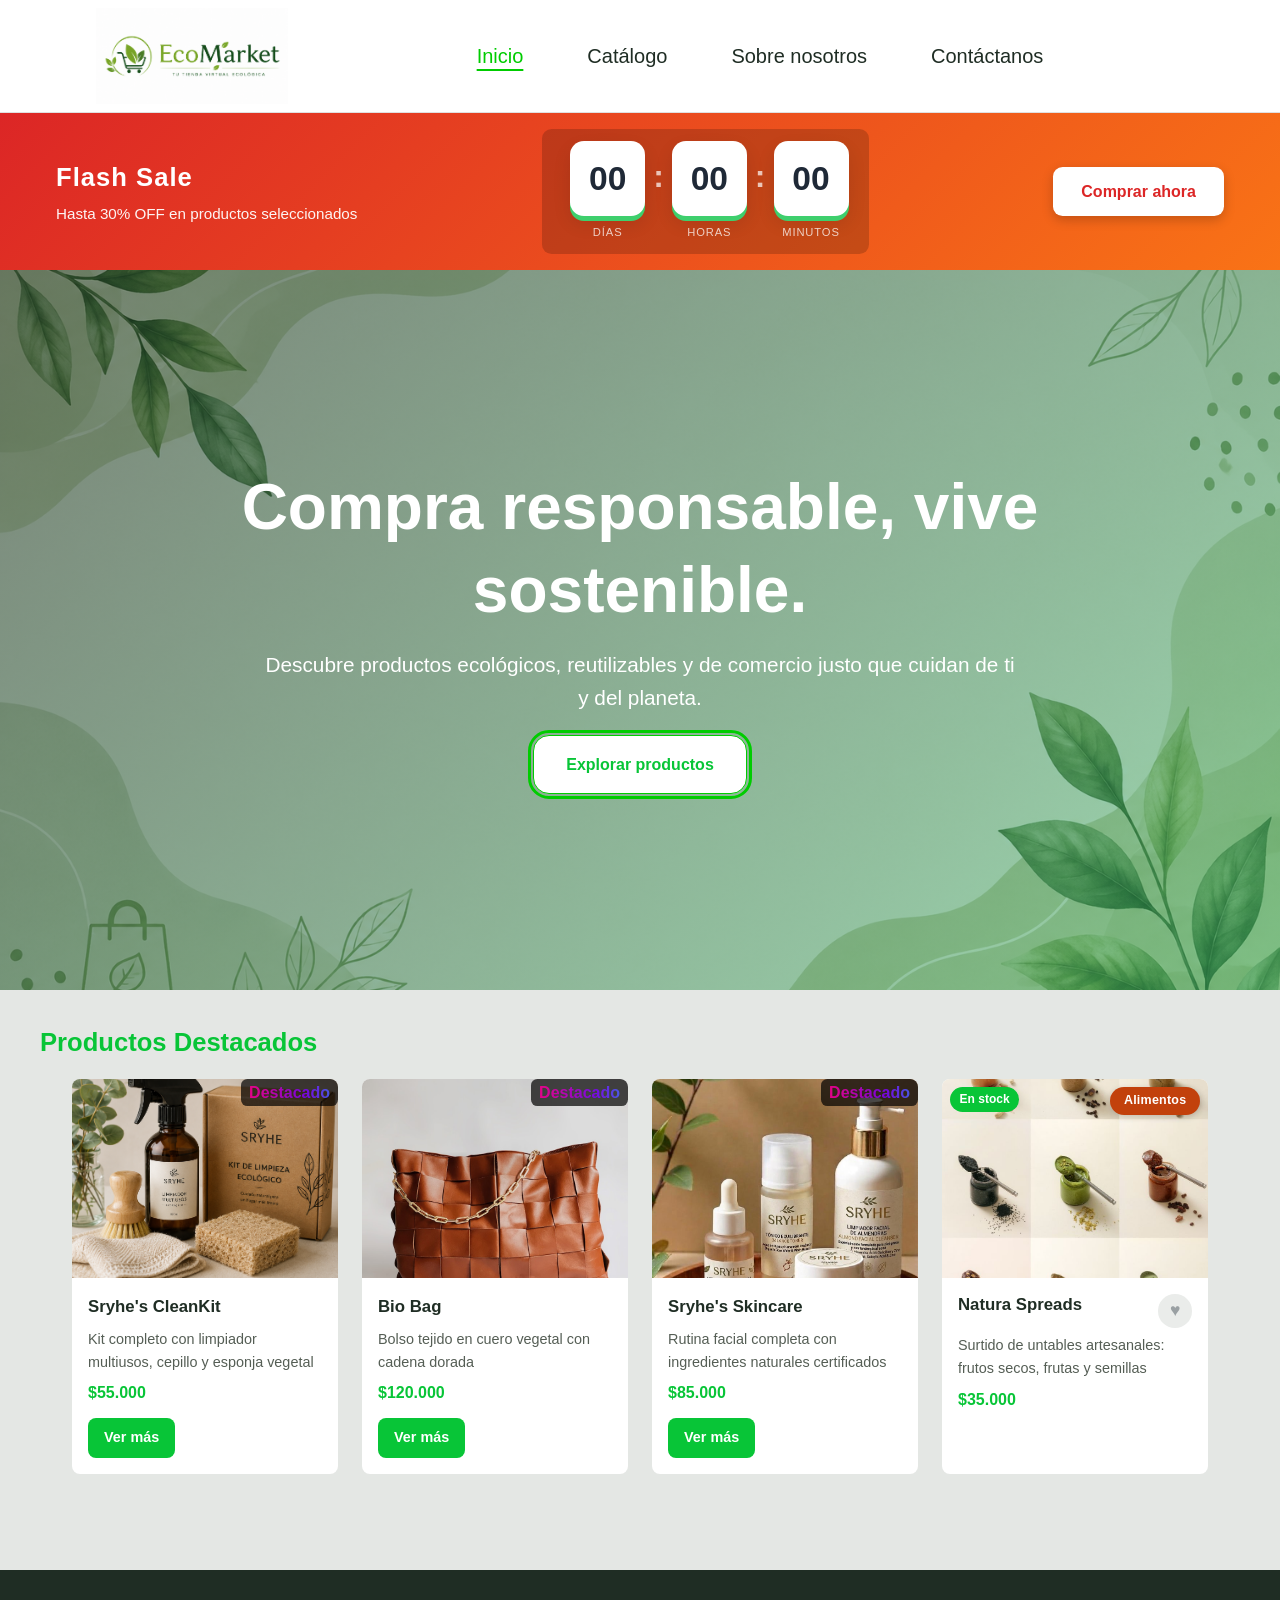
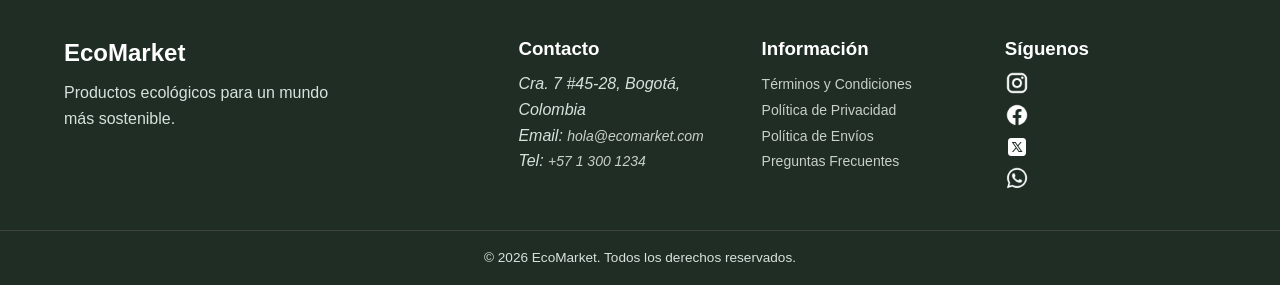
<file: index.html>
<!DOCTYPE html>
<html lang="es">

<head>
    <meta charset="UTF-8">
    <meta name="viewport" content="width=device-width, initial-scale=1.0">
    <title>EcoMarket - Inicio</title>
    <link rel="icon" type="image/svg+xml" href="/img/icons/favicon.svg">
    <link rel="stylesheet" href="css/main.css">
    <link rel="stylesheet" href="css/layout.css">
    <link rel="stylesheet" href="css/components.css">
    <link rel="stylesheet" href="css/animations.css">
</head>

<body>
    <header class="presentacion">
        <nav class="main-nav">
            <div class="logo-container">
                <img id="logo" src="/img/hero/logo.png" alt="EcoMarket">
            </div>

            <div class="ref-container">
                <a id="active" href="index.html">Inicio</a>
                <a href="/views/productos.html">Catálogo</a>
                <a href="/views/sobre-nosotros.html">Sobre nosotros</a>
                <a href="/views/contacto.html">Contáctanos</a>
            </div>
        </nav>
    </header>

    <main>

        <section class="flash-sale-banner" aria-labelledby="flash-title">
            <div class="flash-sale-content">

                <div class="flash-sale-text">
                    <h2 id="flash-title" class="flash-sale-title">Flash Sale</h2>
                    <p class="flash-sale-msg">Hasta 30% OFF en productos seleccionados</p>
                </div>

                <section class="counter ">
                    <h2 class="counter_title"></h2>
                    <div class="counter_dias"></div>
                    <div>:</div>
                    <div class="counter_horas"></div>
                    <div>:</div>
                    <div class="counter_minutos"></div>
                </section>

                <a href="/views/productos.html" class="flash-sale-cta">Comprar ahora</a>

            </div>
        </section>

        <section class="hero">
            <div class="hero-content">
                <h1 id="titulo">Compra responsable, vive sostenible.</h1>
                <div class="hero-desc">
                    <p>Descubre productos ecológicos, reutilizables y de comercio justo que cuidan de
                        ti y del planeta.</p>
                    <a href="views/productos.html" class="cta-button">Explorar productos</a>
                </div>
            </div>
        </section>


        <section class="products">
            <div class="product-container">

                <section class="category">
                    <h2 class="category-title">Productos Destacados</h2>

                    <div class="card-container">
                        <article class="card">
                            <div class="card-img-wrap">
                                <img src="/img/products/producto16.png" alt="Sryhe's CleanKit">
                                <p class="card-tag">
                                    <span class="card-tag-bg"></span>
                                    <span class="card-tag-text">Destacado</span>
                                </p>
                            </div>
                            <div class="card-info">
                                <h3>Sryhe's CleanKit</h3>
                                <p>Kit completo con limpiador multiusos, cepillo y esponja vegetal</p>
                                <span class="precio">$55.000</span>
                                <a href="/views/productos.html#cat-hogar" class="card-button"
                                    title="Ver todos los productos de Hogar">Ver más</a>
                            </div>
                        </article>

                        <article class="card">
                            <div class="card-img-wrap">
                                <img src="/img/products/producto11.jpg" alt="Bio Bag">
                                <p class="card-tag">
                                    <span class="card-tag-bg"></span>
                                    <span class="card-tag-text">Destacado</span>
                                </p>
                            </div>
                            <div class="card-info">
                                <h3>Bio Bag</h3>
                                <p>Bolso tejido en cuero vegetal con cadena dorada</p>
                                <span class="precio">$120.000</span>
                                <a href="/views/productos.html#cat-moda" class="card-button"
                                    title="Ver todos los productos de Moda">Ver más</a>
                            </div>
                        </article>

                        <article class="card">
                            <div class="card-img-wrap">
                                <img src="/img/products/producto9.png" alt="Sryhe's Skincare">
                                <p class="card-tag">
                                    <span class="card-tag-bg"></span>
                                    <span class="card-tag-text">Destacado</span>
                                </p>
                            </div>
                            <div class="card-info">
                                <h3>Sryhe's Skincare</h3>
                                <p>Rutina facial completa con ingredientes naturales certificados</p>
                                <span class="precio">$85.000</span>
                                <a href="/views/productos.html#cat-cuidado-personal" class="card-button"
                                    title="Ver todos los productos de Cuidado Personal">Ver más</a>
                            </div>
                        </article>

                        <article class="card" data-category="alimentos" data-stock="in" data-price="price-mid">
                            <div class="card-img-wrap">
                                <img src="/img/products/producto13.png" alt="Natura Spreads">
                                <span class="card-stock in-stock">En stock</span>
                                <span class="product-tag">Alimentos</span>
                                </span>
                            </div>

                            <div class="card-info">
                                <div class="card-header">
                                    <h3>Natura Spreads</h3>
                                    <label class="card-fav" aria-label="Marcar como favorito">
                                        <input type="checkbox" class="card-fav-toggle">
                                        <span aria-hidden="true">♥</span>
                                    </label>
                                </div>

                                <p>Surtido de untables artesanales: frutos secos, frutas y semillas</p>

                                <span class="precio">$35.000</span>
                            </div>
                        </article>
                    </div>

                </section>
            </div>
        </section>

    </main>

    <footer class="site-footer">
        <div class="footer-container">
            <div class="footer-section footer-brand">
                <h2 class="footer-title">EcoMarket</h2>
                <p class="footer-tagline">
                    Productos ecológicos para un mundo más sostenible.
                </p>
            </div>
            <div class="footer-section">
                <h3 class="footer-title">Contacto</h3>
                <address class="footer-contact">
                    <p>Cra. 7 #45-28, Bogotá, Colombia</p>
                    <p>Email: <a href="mailto:hola@ecomarket.com">hola@ecomarket.com</a></p>
                    <p>Tel: <a href="tel:+5713001234">+57 1 300 1234</a></p>
                </address>
            </div>

            <div class="footer-section">
                <h3 class="footer-title">Información</h3>
                <ul class="footer-links">
                    <li><a href="#">Términos y Condiciones</a></li>
                    <li><a href="#">Política de Privacidad</a></li>
                    <li><a href="#">Política de Envíos</a></li>
                    <li><a href="#">Preguntas Frecuentes</a></li>
                </ul>
            </div>

            <div class="footer-section">
                <h3 class="footer-title">Síguenos</h3>
                <ul class="social-links" aria-label="Redes sociales">
                    <li>
                        <a href="#" aria-label="Síguenos en Instagram" class="social-link">
                            <img src="/img/icons/instagram.png" alt="" aria-hidden="true">
                        </a>
                    </li>
                    <li>
                        <a href="#" aria-label="Síguenos en Facebook" class="social-link">
                            <img src="/img/icons/facebook.png" alt="" aria-hidden="true">
                        </a>
                    </li>
                    <li>
                        <a href="#" aria-label="Síguenos en X" class="social-link">
                            <img src="/img/icons/x.png" alt="" aria-hidden="true">
                        </a>
                    </li>
                    <li>
                        <a href="#" aria-label="Escríbenos por WhatsApp" class="social-link">
                            <img src="/img/icons/whatsapp.png" alt="" aria-hidden="true">
                        </a>
                    </li>
                </ul>
            </div>
        </div>

        <div class="footer-bottom">
            <p>&copy; 2026 EcoMarket. Todos los derechos reservados.</p>
        </div>
    </footer>
</body>

</html>
</file>
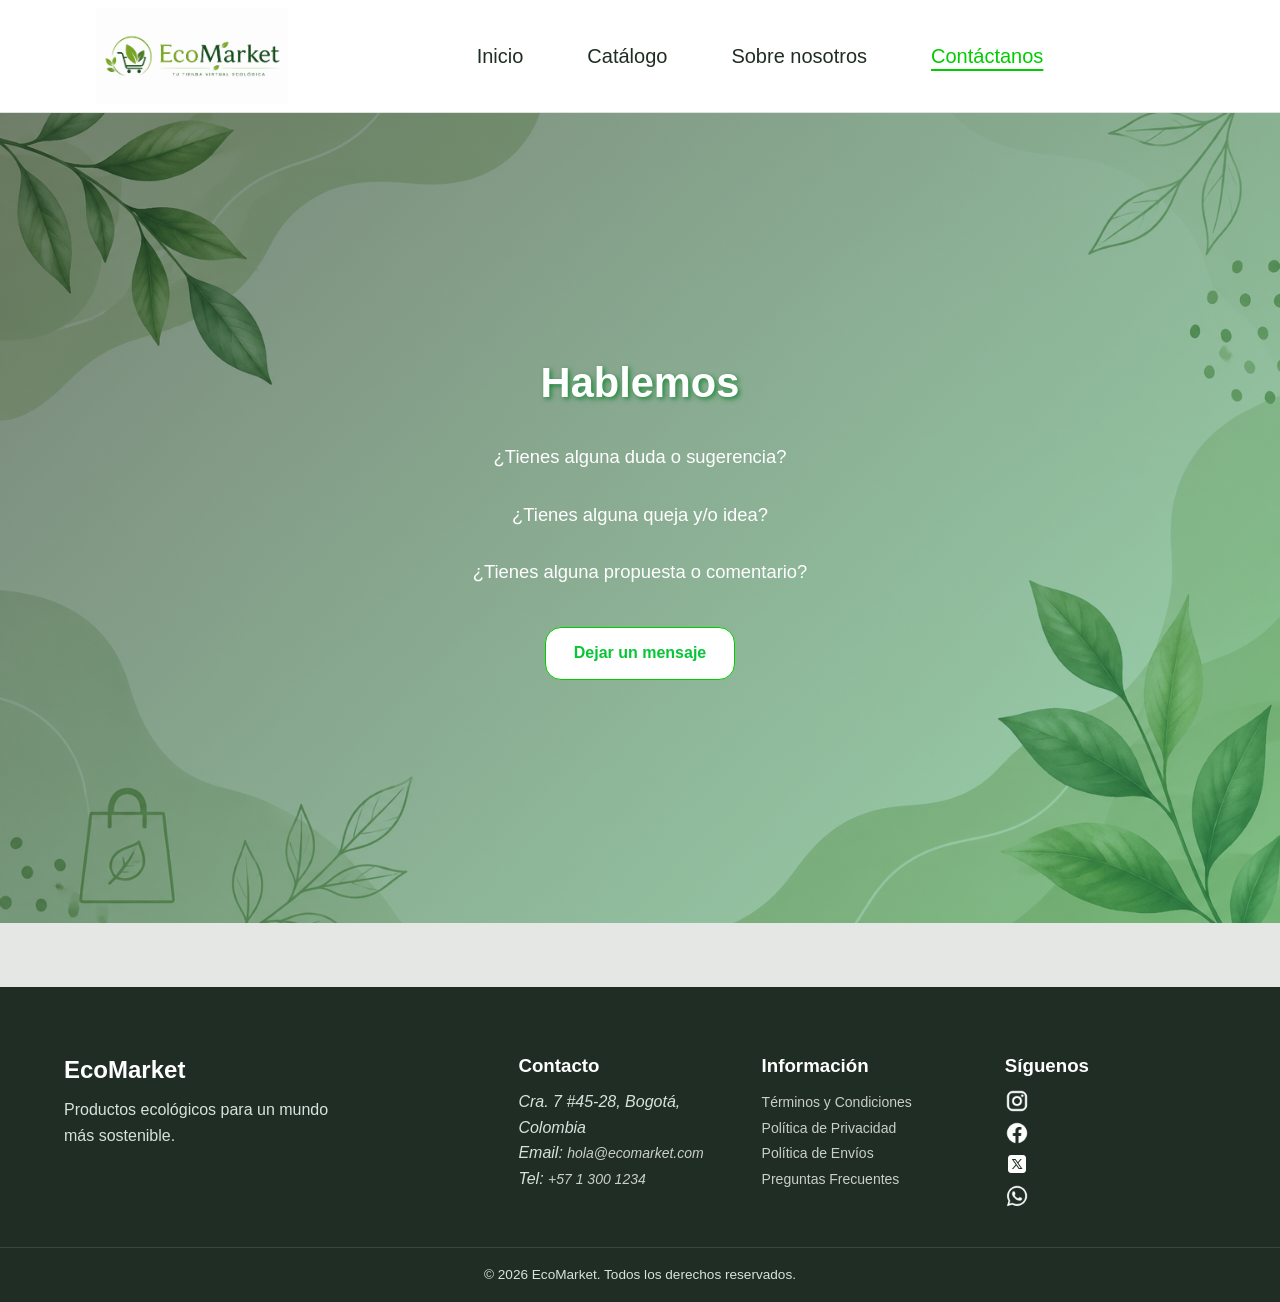
<file: views/contacto.html>
<!DOCTYPE html>
<html lang="es">

<head>
    <meta charset="UTF-8">
    <meta name="viewport" content="width=device-width, initial-scale=1.0">
    <title>EcoMarket - Contáctanos</title>
    <link rel="icon" type="image/svg+xml" href="/img/icons/favicon.svg">
    <link rel="stylesheet" href="../css/main.css">
    <link rel="stylesheet" href="../css/layout.css">
    <link rel="stylesheet" href="../css/components.css">
    <link rel="stylesheet" href="../css/animations.css">
</head>

<body>
    <header class="presentacion">
        <nav class="main-nav">
            <div class="logo-container">
                <img id="logo" src="/img/hero/logo.png" alt="EcoMarket">
            </div>

            <div class="ref-container">
                <a href="/index.html">Inicio</a>
                <a href="/views/productos.html">Catálogo</a>
                <a href="/views/sobre-nosotros.html">Sobre nosotros</a>
                <a id="active" href="/views/contacto.html">Contáctanos</a>
            </div>
        </nav>
    </header>

    <main>
        <section class="contact-intro">
            <h1 class="contact-intro-title">Hablemos</h1>

            <div class="contact-intro-questions">
                <div class="contact-question" style="--line-delay: 0s;">
                    <p class="contact-intro-desc">¿Tienes alguna duda o sugerencia?</p>
                    <span class="contact-intro-line" aria-hidden="true"></span>
                </div>
                <div class="contact-question" style="--line-delay: 0.15s;">
                    <p class="contact-intro-desc">¿Tienes alguna queja y/o idea?</p>
                    <span class="contact-intro-line" aria-hidden="true"></span>
                </div>
                <div class="contact-question" style="--line-delay: 0.3s;">
                    <p class="contact-intro-desc">¿Tienes alguna propuesta o comentario?</p>
                    <span class="contact-intro-line" aria-hidden="true"></span>
                </div>
            </div>

            <a href="#contact-section" class="contact-intro-button">Dejar un mensaje</a>
        </section>

        <section class="contact-body" id="contact-section">
            <div class="contact-body-container">
                <form id="contact-form" class="contact-form">
                    <h2 class="section-title">Envíanos un mensaje</h2>

                    <label class="form-field">
                        <span class="form-label">Nombre</span>
                        <input type="text" name="name" required minlength="2" placeholder="Tu nombre">
                    </label>

                    <label class="form-field">
                        <span class="form-label">Email</span>
                        <input type="email" name="email" required placeholder="tu@correo.com">
                    </label>

                    <label class="form-field">
                        <span class="form-label">Mensaje</span>
                        <textarea name="message" rows="5" required minlength="10"
                            placeholder="Cuéntanos en qué podemos ayudarte..."></textarea>
                    </label>

                    <button type="submit" class="form-submit">Enviar mensaje</button>
                </form>

                <aside class="contact-info">
                    <h2 class="section-title">Visítanos</h2>
                    <div class="contact-map" aria-label="Mapa de ubicación">
                        <div class="contact-map-pin" aria-hidden="true"></div>
                        <div class="contact-map-overlay">
                            <p>Cra. 7 #45-28</p>
                            <p>Bogotá, Colombia</p>
                        </div>
                    </div>

                    <ul class="contact-socials" aria-label="Redes sociales">
                        <li>
                            <a href="#" class="contact-social-link" aria-label="Instagram">
                                <img src="/img/icons/instagram.png" alt="" aria-hidden="true">
                            </a>
                        </li>
                        <li>
                            <a href="#" class="contact-social-link" aria-label="Facebook">
                                <img src="/img/icons/facebook.png" alt="" aria-hidden="true">
                            </a>
                        </li>
                        <li>
                            <a href="#" class="contact-social-link" aria-label="X">
                                <img src="/img/icons/x.png" alt="" aria-hidden="true">
                            </a>
                        </li>
                        <li>
                            <a href="#" class="contact-social-link" aria-label="WhatsApp">
                                <img src="/img/icons/whatsapp.png" alt="" aria-hidden="true">
                            </a>
                        </li>
                    </ul>
                </aside>
            </div>
        </section>
    </main>

    <footer class="site-footer">
        <div class="footer-container">
            <div class="footer-section footer-brand">
                <h2 class="footer-title">EcoMarket</h2>
                <p class="footer-tagline">
                    Productos ecológicos para un mundo más sostenible.
                </p>
            </div>
            <div class="footer-section">
                <h3 class="footer-title">Contacto</h3>
                <address class="footer-contact">
                    <p>Cra. 7 #45-28, Bogotá, Colombia</p>
                    <p>Email: <a href="mailto:hola@ecomarket.com">hola@ecomarket.com</a></p>
                    <p>Tel: <a href="tel:+5713001234">+57 1 300 1234</a></p>
                </address>
            </div>

            <div class="footer-section">
                <h3 class="footer-title">Información</h3>
                <ul class="footer-links">
                    <li><a href="#">Términos y Condiciones</a></li>
                    <li><a href="#">Política de Privacidad</a></li>
                    <li><a href="#">Política de Envíos</a></li>
                    <li><a href="#">Preguntas Frecuentes</a></li>
                </ul>
            </div>

            <div class="footer-section">
                <h3 class="footer-title">Síguenos</h3>
                <ul class="social-links" aria-label="Redes sociales">
                    <li>
                        <a href="#" aria-label="Síguenos en Instagram" class="social-link">
                            <img src="/img/icons/instagram.png" alt="" aria-hidden="true">
                        </a>
                    </li>
                    <li>
                        <a href="#" aria-label="Síguenos en Facebook" class="social-link">
                            <img src="/img/icons/facebook.png" alt="" aria-hidden="true">
                        </a>
                    </li>
                    <li>
                        <a href="#" aria-label="Síguenos en X" class="social-link">
                            <img src="/img/icons/x.png" alt="" aria-hidden="true">
                        </a>
                    </li>
                    <li>
                        <a href="#" aria-label="Escríbenos por WhatsApp" class="social-link">
                            <img src="/img/icons/whatsapp.png" alt="" aria-hidden="true">
                        </a>
                    </li>
                </ul>
            </div>
        </div>

        <div class="footer-bottom">
            <p>&copy; 2026 EcoMarket. Todos los derechos reservados.</p>
        </div>
    </footer>
</body>

</html>
</file>
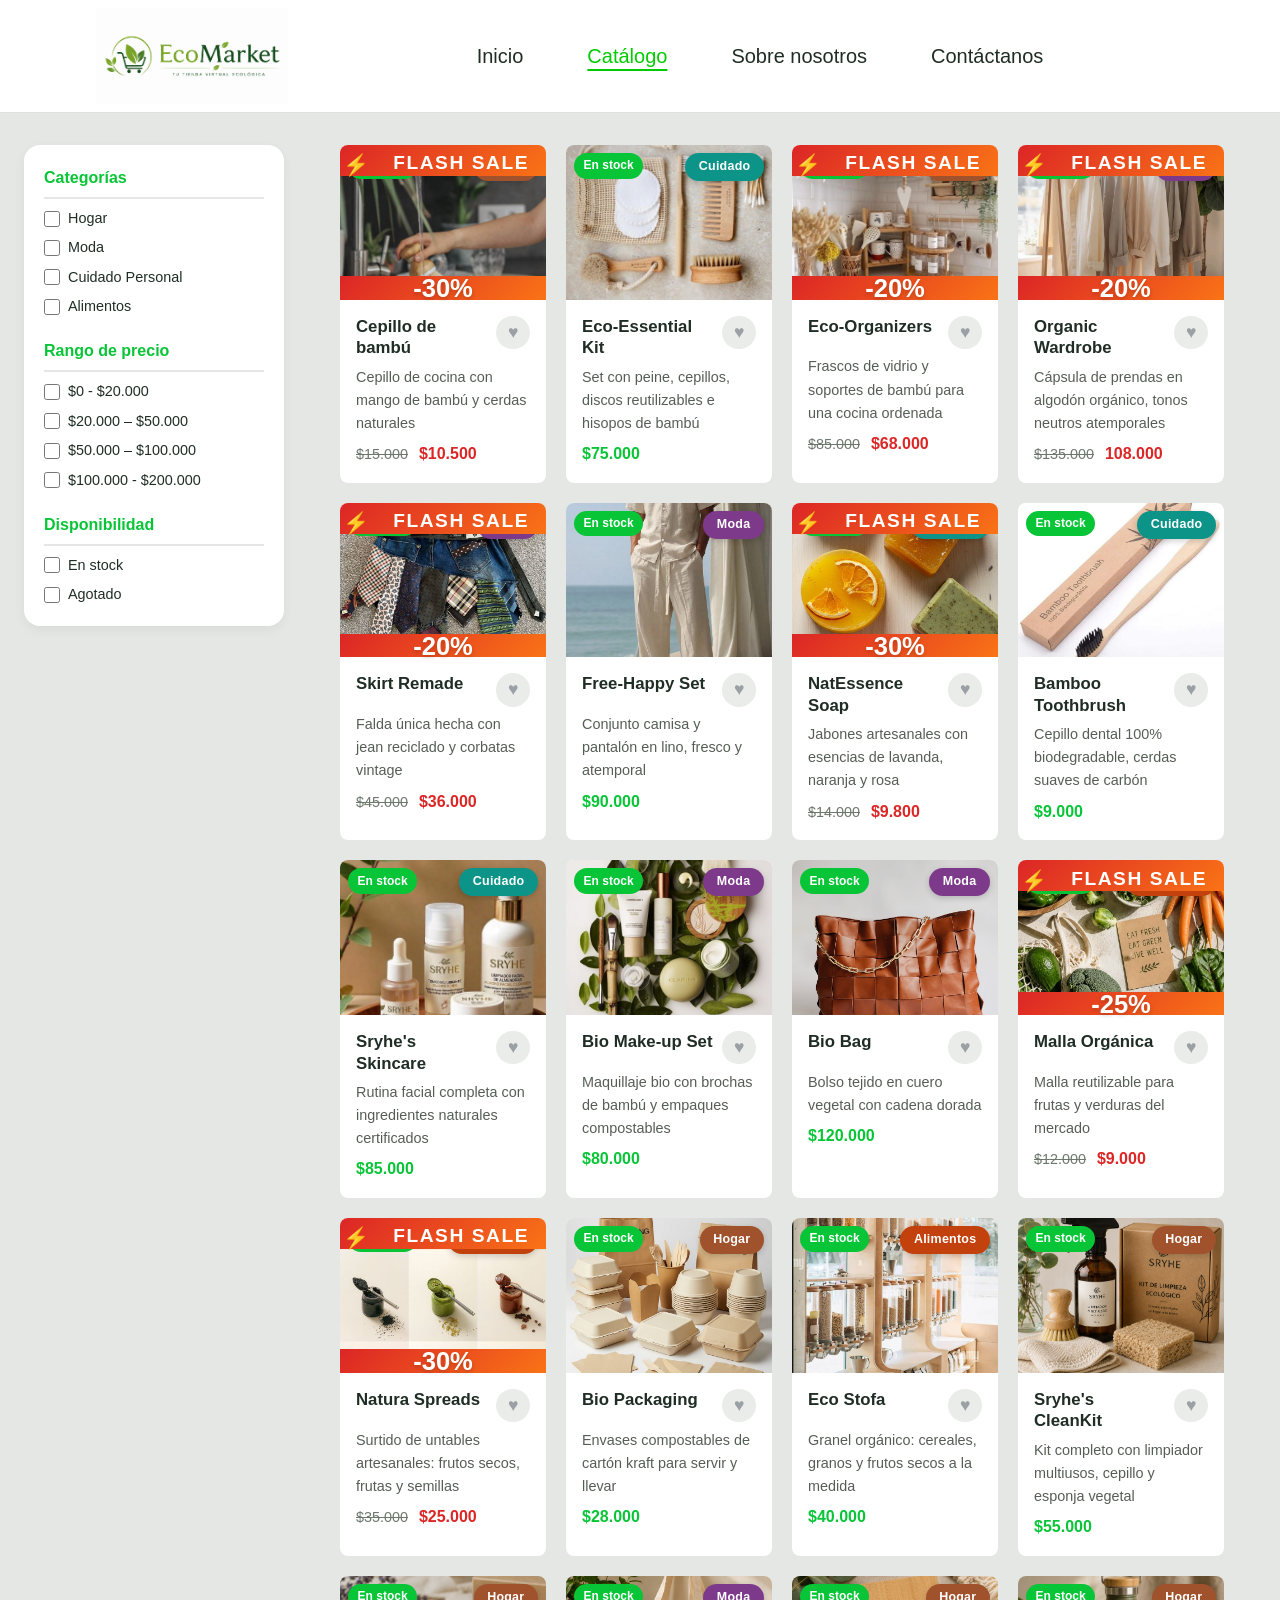
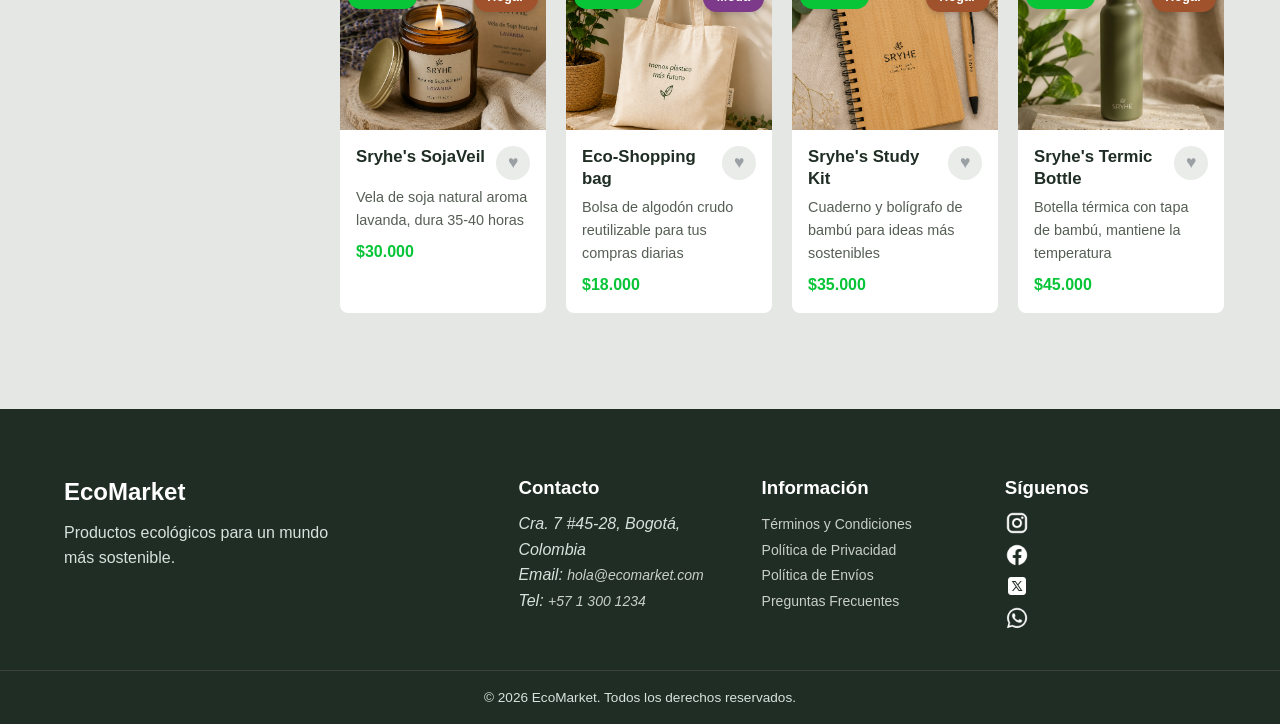
<file: views/productos.html>
<!DOCTYPE html>
<html lang="es">

<head>
    <meta charset="UTF-8">
    <meta name="viewport" content="width=device-width, initial-scale=1.0">
    <title>EcoMarket - Productos</title>
    <link rel="icon" type="image/svg+xml" href="/img/icons/favicon.svg">
    <link rel="stylesheet" href="../css/main.css">
    <link rel="stylesheet" href="../css/layout.css">
    <link rel="stylesheet" href="../css/components.css">
    <link rel="stylesheet" href="../css/animations.css">
</head>

<body>
    <header class="presentacion">
        <nav class="main-nav">
            <div class="logo-container">
                <img id="logo" src="/img/hero/logo.png" alt="EcoMarket">
            </div>

            <div class="ref-container">
                <a href="/index.html">Inicio</a>
                <a id="active" href="/views/productos.html">Catálogo</a>
                <a href="/views/sobre-nosotros.html">Sobre nosotros</a>
                <a href="/views/contacto.html">Contáctanos</a>
            </div>
        </nav>
    </header>

    <main class="catalog">
        <span id="cat-hogar" class="cat-anchor" aria-hidden="true"></span>
        <span id="cat-moda" class="cat-anchor" aria-hidden="true"></span>
        <span id="cat-cuidado-personal" class="cat-anchor" aria-hidden="true"></span>
        <span id="cat-alimentos" class="cat-anchor" aria-hidden="true"></span>

        <aside class="filters">
            <div class="filters-block">
                <h3 class="filters-title">Categorías</h3>
                <ul class="filters-list">
                    <li><label><input type="checkbox" id="filter-hogar" class="filter-cat">Hogar</label></li>
                    <li><label><input type="checkbox" id="filter-moda" class="filter-cat">Moda</label></li>
                    <li><label><input type="checkbox" id="filter-cuidado" class="filter-cat">Cuidado Personal</label>
                    </li>
                    <li><label><input type="checkbox" id="filter-alimentos" class="filter-cat">Alimentos</label></li>
                </ul>
            </div>

            <div class="filters-block">
                <h3 class="filters-title">Rango de precio</h3>
                <ul class="filters-list">
                    <li><label><input type="checkbox" id="price-low" class="filter-price">$0 - $20.000</label></li>
                    <li><label><input type="checkbox" id="price-mid" class="filter-price">$20.000 – $50.000</label></li>
                    <li><label><input type="checkbox" id="price-high" class="filter-price">$50.000 – $100.000</label>
                    </li>
                    <li><label><input type="checkbox" id="price-premium" class="filter-price">$100.000 -
                            $200.000</label></li>
                </ul>
            </div>

            <div class="filters-block">
                <h3 class="filters-title">Disponibilidad</h3>
                <ul class="filters-list">
                    <li><label><input type="checkbox" id="filter-instock" class="filter-stock">En stock</label></li>
                    <li><label><input type="checkbox" id="filter-outstock" class="filter-stock">Agotado</label></li>
                </ul>
            </div>
        </aside>

        <div class="catalog-main">
            <section class="catalog-grid">

                <article class="card flash-sale" data-category="hogar" data-stock="in" data-price="price-low">
                    <div class="card-img-wrap">
                        <img src="/img/products/producto1.png" alt="Cepillo de bambú">
                        <span class="card-stock in-stock">En stock</span>
                        <span class="product-tag">Hogar</span>
                        <span class="flash-sale-overlay">
                            <span class="flash-sale-upper">
                                <span class="flash-sale-overlay-icon" aria-hidden="true">⚡</span>
                                <span class="flash-sale-overlay-text">FLASH SALE</span>
                            </span>
                            <span class="flash-sale-lower">
                                <span class="flash-sale-overlay-discount">-30%</span>
                            </span>
                        </span>
                    </div>
                    <div class="card-info">
                        <div class="card-header">
                            <h3>Cepillo de bambú</h3>
                            <label class="card-fav" aria-label="Marcar como favorito"><input type="checkbox"
                                    class="card-fav-toggle"><span aria-hidden="true">♥</span></label>
                        </div>
                        <p>Cepillo de cocina con mango de bambú y cerdas naturales</p>
                        <span class="precio">
                            <span class="precio-original">$15.000</span>
                            <span class="precio-flash">$10.500</span>
                        </span>
                    </div>
                </article>

                <article class="card flash-sale" data-category="cuidado-personal" data-stock="in"
                    data-price="price-high">
                    <div class="card-img-wrap">
                        <img src="/img/products/producto2.png" alt="Eco-Essential Kit">
                        <span class="card-stock in-stock">En stock</span>
                        <span class="product-tag">Cuidado</span>
                    </div>
                    <div class="card-info">
                        <div class="card-header">
                            <h3>Eco-Essential Kit</h3>
                            <label class="card-fav" aria-label="Marcar como favorito"><input type="checkbox"
                                    class="card-fav-toggle"><span aria-hidden="true">♥</span></label>
                        </div>
                        <p>Set con peine, cepillos, discos reutilizables e hisopos de bambú</p>
                        <span class="precio">$75.000</span>
                    </div>
                </article>

                <article class="card flash-sale" data-category="hogar" data-stock="in" data-price="price-high">
                    <div class="card-img-wrap">
                        <img src="/img/products/producto3.png" alt="Eco-Organizers">
                        <span class="card-stock in-stock">En stock</span>
                        <span class="product-tag">Hogar</span>
                        <span class="flash-sale-overlay">
                            <span class="flash-sale-upper">
                                <span class="flash-sale-overlay-icon" aria-hidden="true">⚡</span>
                                <span class="flash-sale-overlay-text">FLASH SALE</span>
                            </span>
                            <span class="flash-sale-lower">
                                <span class="flash-sale-overlay-discount">-20%</span>
                            </span>
                        </span>
                    </div>
                    <div class="card-info">
                        <div class="card-header">
                            <h3>Eco-Organizers</h3>
                            <label class="card-fav" aria-label="Marcar como favorito"><input type="checkbox"
                                    class="card-fav-toggle"><span aria-hidden="true">♥</span></label>
                        </div>
                        <p>Frascos de vidrio y soportes de bambú para una cocina ordenada</p>
                        <span class="precio">
                            <span class="precio-original">$85.000</span>
                            <span class="precio-flash">$68.000</span>
                        </span>
                    </div>
                </article>

                <article class="card flash-sale" data-category="moda" data-stock="in" data-price="price-premium">
                    <div class="card-img-wrap">
                        <img src="/img/products/producto4.png" alt="Organic Wardrobe">
                        <span class="card-stock in-stock">En stock</span>
                        <span class="product-tag">Moda</span>
                        <span class="flash-sale-overlay">
                            <span class="flash-sale-upper">
                                <span class="flash-sale-overlay-icon" aria-hidden="true">⚡</span>
                                <span class="flash-sale-overlay-text">FLASH SALE</span>
                            </span>
                            <span class="flash-sale-lower">
                                <span class="flash-sale-overlay-discount">-20%</span>
                            </span>
                        </span>
                    </div>
                    <div class="card-info">
                        <div class="card-header">
                            <h3>Organic Wardrobe</h3>
                            <label class="card-fav" aria-label="Marcar como favorito"><input type="checkbox"
                                    class="card-fav-toggle"><span aria-hidden="true">♥</span></label>
                        </div>
                        <p>Cápsula de prendas en algodón orgánico, tonos neutros atemporales</p>
                        <span class="precio">
                            <span class="precio-original">$135.000</span>
                            <span class="precio-flash">108.000</span>
                        </span>
                    </div>
                </article>

                <article class="card flash-sale" data-category="moda" data-stock="in" data-price="price-mid">
                    <div class="card-img-wrap">
                        <img src="/img/products/producto5.png" alt="Skirt Remade">
                        <span class="card-stock in-stock">En stock</span>
                        <span class="product-tag">Moda</span>
                        <span class="flash-sale-overlay">
                            <span class="flash-sale-upper">
                                <span class="flash-sale-overlay-icon" aria-hidden="true">⚡</span>
                                <span class="flash-sale-overlay-text">FLASH SALE</span>
                            </span>
                            <span class="flash-sale-lower">
                                <span class="flash-sale-overlay-discount">-20%</span>
                            </span>
                        </span>
                    </div>
                    <div class="card-info">
                        <div class="card-header">
                            <h3>Skirt Remade</h3>
                            <label class="card-fav" aria-label="Marcar como favorito"><input type="checkbox"
                                    class="card-fav-toggle"><span aria-hidden="true">♥</span></label>
                        </div>
                        <p>Falda única hecha con jean reciclado y corbatas vintage</p>
                        <span class="precio">
                            <span class="precio-original">$45.000</span>
                            <span class="precio-flash">$36.000</span>
                        </span>
                    </div>
                </article>

                <article class="card" data-category="moda" data-stock="in" data-price="price-high">
                    <div class="card-img-wrap">
                        <img src="/img/products/producto6.png" alt="Free-Happy Set">
                        <span class="card-stock in-stock">En stock</span>
                        <span class="product-tag">Moda</span>
                    </div>
                    <div class="card-info">
                        <div class="card-header">
                            <h3>Free-Happy Set</h3>
                            <label class="card-fav" aria-label="Marcar como favorito"><input type="checkbox"
                                    class="card-fav-toggle"><span aria-hidden="true">♥</span></label>
                        </div>
                        <p>Conjunto camisa y pantalón en lino, fresco y atemporal</p>
                        <span class="precio">$90.000</span>
                    </div>
                </article>

                <article class="card flash-sale" data-category="cuidado-personal" data-stock="in"
                    data-price="price-low">
                    <div class="card-img-wrap">
                        <img src="/img/products/producto7.png" alt="NatEssence Soap">
                        <span class="card-stock in-stock">En stock</span>
                        <span class="product-tag">Cuidado</span>
                        <span class="flash-sale-overlay">
                            <span class="flash-sale-upper">
                                <span class="flash-sale-overlay-icon" aria-hidden="true">⚡</span>
                                <span class="flash-sale-overlay-text">FLASH SALE</span>
                            </span>
                            <span class="flash-sale-lower">
                                <span class="flash-sale-overlay-discount">-30%</span>
                            </span>
                        </span>
                    </div>
                    <div class="card-info">
                        <div class="card-header">
                            <h3>NatEssence Soap</h3>
                            <label class="card-fav" aria-label="Marcar como favorito"><input type="checkbox"
                                    class="card-fav-toggle"><span aria-hidden="true">♥</span></label>
                        </div>
                        <p>Jabones artesanales con esencias de lavanda, naranja y rosa</p>
                        <span class="precio">
                            <span class="precio-original">$14.000</span>
                            <span class="precio-flash">$9.800</span>
                        </span>
                    </div>
                </article>

                <article class="card" data-category="cuidado-personal" data-stock="in" data-price="price-low">
                    <div class="card-img-wrap">
                        <img src="/img/products/producto8.png" alt="Bamboo Toothbrush">
                        <span class="card-stock in-stock">En stock</span>
                        <span class="product-tag">Cuidado</span>
                    </div>
                    <div class="card-info">
                        <div class="card-header">
                            <h3>Bamboo Toothbrush</h3>
                            <label class="card-fav" aria-label="Marcar como favorito"><input type="checkbox"
                                    class="card-fav-toggle"><span aria-hidden="true">♥</span></label>
                        </div>
                        <p>Cepillo dental 100% biodegradable, cerdas suaves de carbón</p>
                        <span class="precio">$9.000</span>
                    </div>
                </article>

                <article class="card" data-category="cuidado-personal" data-stock="in" data-price="price-high">
                    <div class="card-img-wrap">
                        <img src="/img/products/producto9.png" alt="Sryhe's Skincare">
                        <span class="card-stock in-stock">En stock</span>
                        <span class="product-tag">Cuidado</span>
                    </div>
                    <div class="card-info">
                        <div class="card-header">
                            <h3>Sryhe's Skincare</h3>
                            <label class="card-fav" aria-label="Marcar como favorito"><input type="checkbox"
                                    class="card-fav-toggle"><span aria-hidden="true">♥</span></label>
                        </div>
                        <p>Rutina facial completa con ingredientes naturales certificados</p>
                        <span class="precio">$85.000</span>
                    </div>
                </article>

                <article class="card" data-category="moda" data-stock="in" data-price="price-high">
                    <div class="card-img-wrap">
                        <img src="/img/products/producto10.png" alt="Bio Make-up Set">
                        <span class="card-stock in-stock">En stock</span>
                        <span class="product-tag">Moda</span>
                    </div>
                    <div class="card-info">
                        <div class="card-header">
                            <h3>Bio Make-up Set</h3>
                            <label class="card-fav" aria-label="Marcar como favorito"><input type="checkbox"
                                    class="card-fav-toggle"><span aria-hidden="true">♥</span></label>
                        </div>
                        <p>Maquillaje bio con brochas de bambú y empaques compostables</p>
                        <span class="precio">$80.000</span>
                    </div>
                </article>

                <article class="card" data-category="moda" data-stock="in" data-price="price-premium">
                    <div class="card-img-wrap">
                        <img src="/img/products/producto11.jpg" alt="Bio Bag">
                        <span class="card-stock in-stock">En stock</span>
                        <span class="product-tag">Moda</span>
                    </div>
                    <div class="card-info">
                        <div class="card-header">
                            <h3>Bio Bag</h3>
                            <label class="card-fav" aria-label="Marcar como favorito"><input type="checkbox"
                                    class="card-fav-toggle"><span aria-hidden="true">♥</span></label>
                        </div>
                        <p>Bolso tejido en cuero vegetal con cadena dorada</p>
                        <span class="precio">$120.000</span>
                    </div>
                </article>

                <article class="card flash-sale" data-category="alimentos" data-stock="in" data-price="price-low">
                    <div class="card-img-wrap">
                        <img src="/img/products/producto12.png" alt="Malla Orgánica">
                        <span class="card-stock in-stock">En stock</span>
                        <span class="product-tag">Alimentos</span>
                        <span class="flash-sale-overlay">
                            <span class="flash-sale-upper">
                                <span class="flash-sale-overlay-icon" aria-hidden="true">⚡</span>
                                <span class="flash-sale-overlay-text">FLASH SALE</span>
                            </span>
                            <span class="flash-sale-lower">
                                <span class="flash-sale-overlay-discount">-25%</span>
                            </span>
                        </span>
                    </div>
                    <div class="card-info">
                        <div class="card-header">
                            <h3>Malla Orgánica</h3>
                            <label class="card-fav" aria-label="Marcar como favorito"><input type="checkbox"
                                    class="card-fav-toggle"><span aria-hidden="true">♥</span></label>
                        </div>
                        <p>Malla reutilizable para frutas y verduras del mercado</p>
                        <span class="precio">
                            <span class="precio-original">$12.000</span>
                            <span class="precio-flash">$9.000</span>
                        </span>
                    </div>
                </article>

                <article class="card flash-sale" data-category="alimentos" data-stock="in" data-price="price-mid">
                    <div class="card-img-wrap">
                        <img src="/img/products/producto13.png" alt="Natura Spreads">
                        <span class="card-stock in-stock">En stock</span>
                        <span class="product-tag">Alimentos</span>

                        <span class="flash-sale-overlay">
                            <span class="flash-sale-upper">
                                <span class="flash-sale-overlay-icon" aria-hidden="true">⚡</span>
                                <span class="flash-sale-overlay-text">FLASH SALE</span>
                            </span>
                            <span class="flash-sale-lower">
                                <span class="flash-sale-overlay-discount">-30%</span>
                            </span>
                        </span>
                    </div>

                    <div class="card-info">
                        <div class="card-header">
                            <h3>Natura Spreads</h3>
                            <label class="card-fav" aria-label="Marcar como favorito">
                                <input type="checkbox" class="card-fav-toggle">
                                <span aria-hidden="true">♥</span>
                            </label>
                        </div>

                        <p>Surtido de untables artesanales: frutos secos, frutas y semillas</p>

                        <span class="precio">
                            <span class="precio-original">$35.000</span>
                            <span class="precio-flash">$25.000</span>
                        </span>
                    </div>
                </article>

                <article class="card" data-category="hogar" data-stock="in" data-price="price-mid">
                    <div class="card-img-wrap">
                        <img src="/img/products/producto14.png" alt="Bio Packaging">
                        <span class="card-stock in-stock">En stock</span>
                        <span class="product-tag">Hogar</span>
                    </div>
                    <div class="card-info">
                        <div class="card-header">
                            <h3>Bio Packaging</h3>
                            <label class="card-fav" aria-label="Marcar como favorito"><input type="checkbox"
                                    class="card-fav-toggle"><span aria-hidden="true">♥</span></label>
                        </div>
                        <p>Envases compostables de cartón kraft para servir y llevar</p>
                        <span class="precio">$28.000</span>
                    </div>
                </article>

                <article class="card" data-category="alimentos" data-stock="in" data-price="price-mid">
                    <div class="card-img-wrap">
                        <img src="/img/products/producto15.png" alt="Eco Stofa">
                        <span class="card-stock in-stock">En stock</span>
                        <span class="product-tag">Alimentos</span>
                    </div>
                    <div class="card-info">
                        <div class="card-header">
                            <h3>Eco Stofa</h3>
                            <label class="card-fav" aria-label="Marcar como favorito"><input type="checkbox"
                                    class="card-fav-toggle"><span aria-hidden="true">♥</span></label>
                        </div>
                        <p>Granel orgánico: cereales, granos y frutos secos a la medida</p>
                        <span class="precio">$40.000</span>
                    </div>
                </article>

                <article class="card" data-category="hogar" data-stock="in" data-price="price-high">
                    <div class="card-img-wrap">
                        <img src="/img/products/producto16.png" alt="Sryhe's CleanKit">
                        <span class="card-stock in-stock">En stock</span>
                        <span class="product-tag">Hogar</span>
                    </div>
                    <div class="card-info">
                        <div class="card-header">
                            <h3>Sryhe's CleanKit</h3>
                            <label class="card-fav" aria-label="Marcar como favorito"><input type="checkbox"
                                    class="card-fav-toggle"><span aria-hidden="true">♥</span></label>
                        </div>
                        <p>Kit completo con limpiador multiusos, cepillo y esponja vegetal</p>
                        <span class="precio">$55.000</span>
                    </div>
                </article>

                <article class="card" data-category="hogar" data-stock="in" data-price="price-mid">
                    <div class="card-img-wrap">
                        <img src="/img/products/producto17.png" alt="Sryhe's SojaVeil">
                        <span class="card-stock in-stock">En stock</span>
                        <span class="product-tag">Hogar</span>
                    </div>
                    <div class="card-info">
                        <div class="card-header">
                            <h3>Sryhe's SojaVeil</h3>
                            <label class="card-fav" aria-label="Marcar como favorito"><input type="checkbox"
                                    class="card-fav-toggle"><span aria-hidden="true">♥</span></label>
                        </div>
                        <p>Vela de soja natural aroma lavanda, dura 35-40 horas</p>
                        <span class="precio">$30.000</span>
                    </div>
                </article>

                <article class="card" data-category="moda" data-stock="in" data-price="price-low">
                    <div class="card-img-wrap">
                        <img src="/img/products/producto18.png" alt="Eco-Shopping bag">
                        <span class="card-stock in-stock">En stock</span>
                        <span class="product-tag">Moda</span>
                    </div>
                    <div class="card-info">
                        <div class="card-header">
                            <h3>Eco-Shopping bag</h3>
                            <label class="card-fav" aria-label="Marcar como favorito"><input type="checkbox"
                                    class="card-fav-toggle"><span aria-hidden="true">♥</span></label>
                        </div>
                        <p>Bolsa de algodón crudo reutilizable para tus compras diarias</p>
                        <span class="precio">$18.000</span>
                    </div>
                </article>

                <article class="card" data-category="hogar" data-stock="in" data-price="price-mid">
                    <div class="card-img-wrap">
                        <img src="/img/products/producto19.png" alt="Sryhe's Study Kit">
                        <span class="card-stock in-stock">En stock</span>
                        <span class="product-tag">Hogar</span>
                    </div>
                    <div class="card-info">
                        <div class="card-header">
                            <h3>Sryhe's Study Kit</h3>
                            <label class="card-fav" aria-label="Marcar como favorito"><input type="checkbox"
                                    class="card-fav-toggle"><span aria-hidden="true">♥</span></label>
                        </div>
                        <p>Cuaderno y bolígrafo de bambú para ideas más sostenibles</p>
                        <span class="precio">$35.000</span>
                    </div>
                </article>

                <article class="card" data-category="hogar" data-stock="in" data-price="price-mid">
                    <div class="card-img-wrap">
                        <img src="/img/products/producto20.png" alt="Sryhe's Termic Bottle">
                        <span class="card-stock in-stock">En stock</span>
                        <span class="product-tag">Hogar</span>
                    </div>
                    <div class="card-info">
                        <div class="card-header">
                            <h3>Sryhe's Termic Bottle</h3>
                            <label class="card-fav" aria-label="Marcar como favorito"><input type="checkbox"
                                    class="card-fav-toggle"><span aria-hidden="true">♥</span></label>
                        </div>
                        <p>Botella térmica con tapa de bambú, mantiene la temperatura</p>
                        <span class="precio">$45.000</span>
                    </div>
                </article>
            </section>
        </div>
    </main>

    <footer class="site-footer">
        <div class="footer-container">
            <div class="footer-section footer-brand">
                <h2 class="footer-title">EcoMarket</h2>
                <p class="footer-tagline">
                    Productos ecológicos para un mundo más sostenible.
                </p>
            </div>
            <div class="footer-section">
                <h3 class="footer-title">Contacto</h3>
                <address class="footer-contact">
                    <p>Cra. 7 #45-28, Bogotá, Colombia</p>
                    <p>Email: <a href="mailto:hola@ecomarket.com">hola@ecomarket.com</a></p>
                    <p>Tel: <a href="tel:+5713001234">+57 1 300 1234</a></p>
                </address>
            </div>

            <div class="footer-section">
                <h3 class="footer-title">Información</h3>
                <ul class="footer-links">
                    <li><a href="#">Términos y Condiciones</a></li>
                    <li><a href="#">Política de Privacidad</a></li>
                    <li><a href="#">Política de Envíos</a></li>
                    <li><a href="#">Preguntas Frecuentes</a></li>
                </ul>
            </div>

            <div class="footer-section">
                <h3 class="footer-title">Síguenos</h3>
                <ul class="social-links" aria-label="Redes sociales">
                    <li>
                        <a href="#" aria-label="Síguenos en Instagram" class="social-link">
                            <img src="/img/icons/instagram.png" alt="" aria-hidden="true">
                        </a>
                    </li>
                    <li>
                        <a href="#" aria-label="Síguenos en Facebook" class="social-link">
                            <img src="/img/icons/facebook.png" alt="" aria-hidden="true">
                        </a>
                    </li>
                    <li>
                        <a href="#" aria-label="Síguenos en X" class="social-link">
                            <img src="/img/icons/x.png" alt="" aria-hidden="true">
                        </a>
                    </li>
                    <li>
                        <a href="#" aria-label="Escríbenos por WhatsApp" class="social-link">
                            <img src="/img/icons/whatsapp.png" alt="" aria-hidden="true">
                        </a>
                    </li>
                </ul>
            </div>
        </div>

        <div class="footer-bottom">
            <p>&copy; 2026 EcoMarket. Todos los derechos reservados.</p>
        </div>
    </footer>
</body>

</html>
</file>
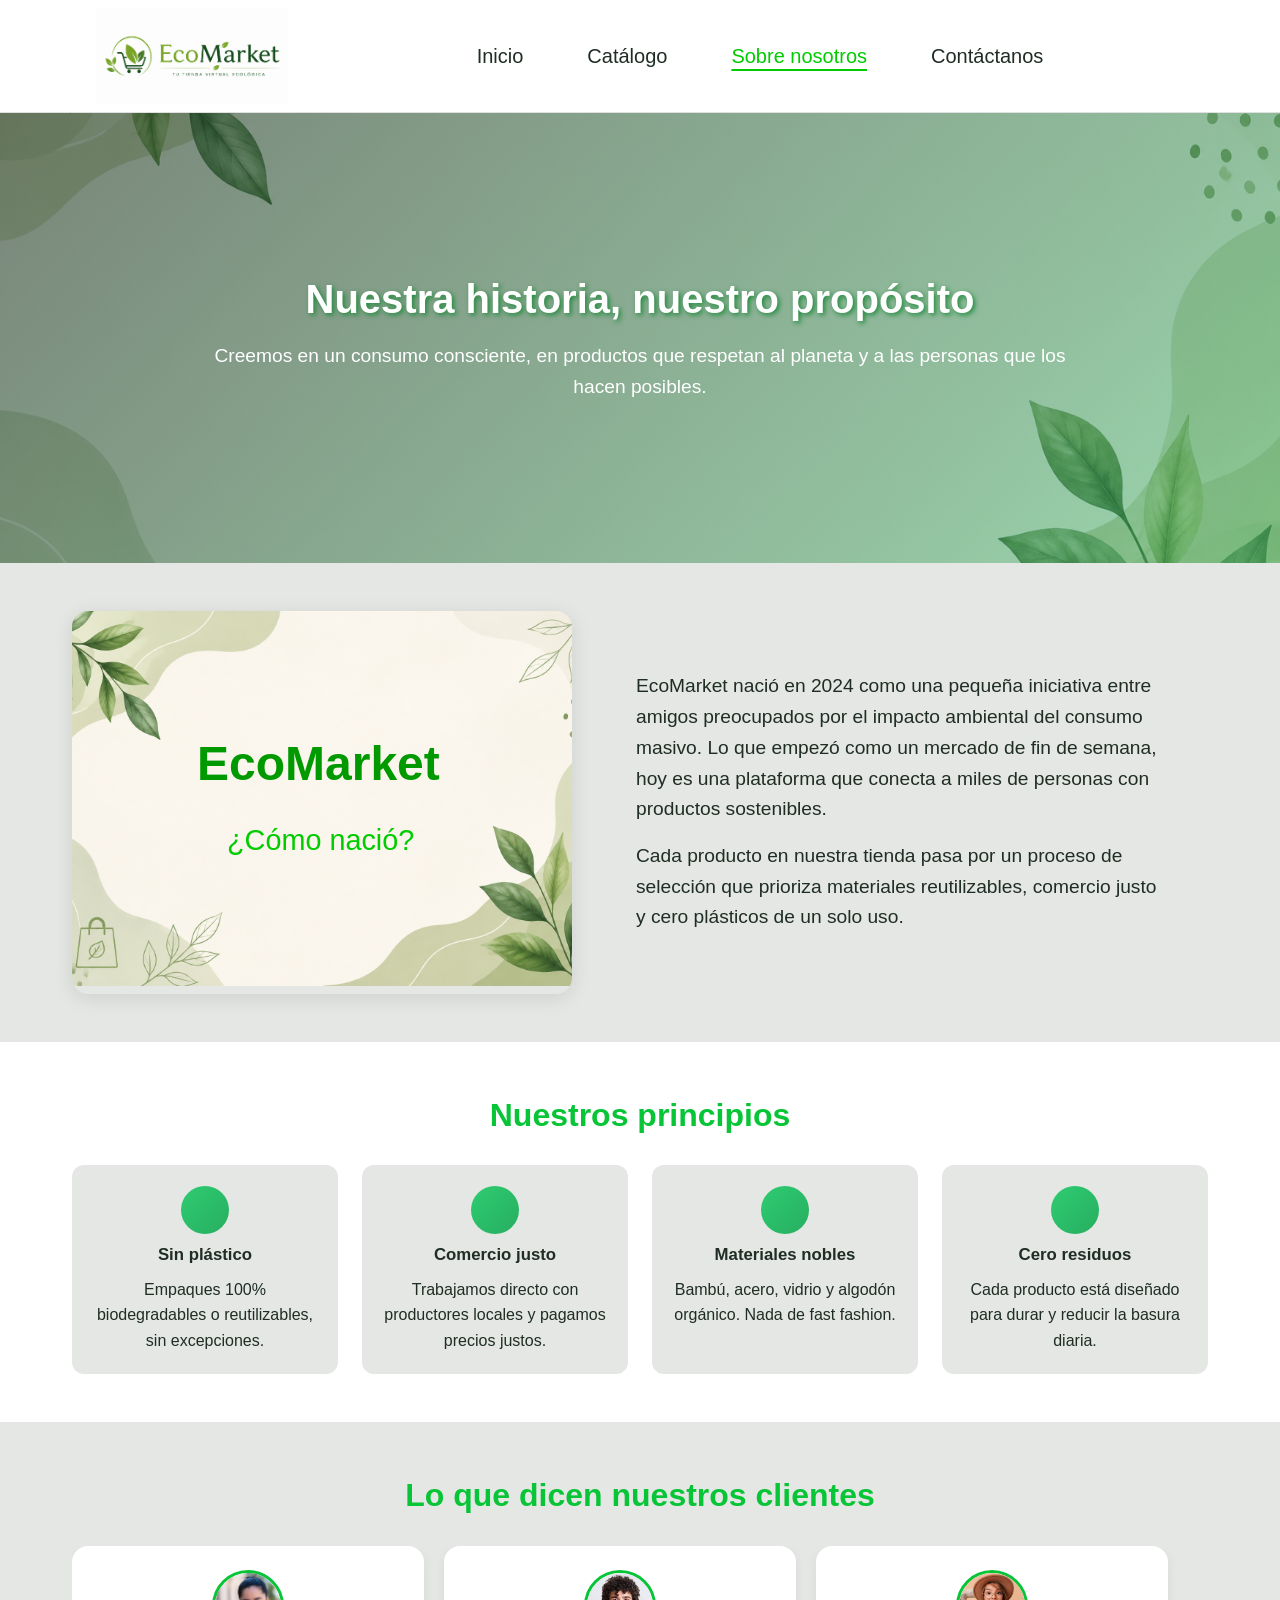
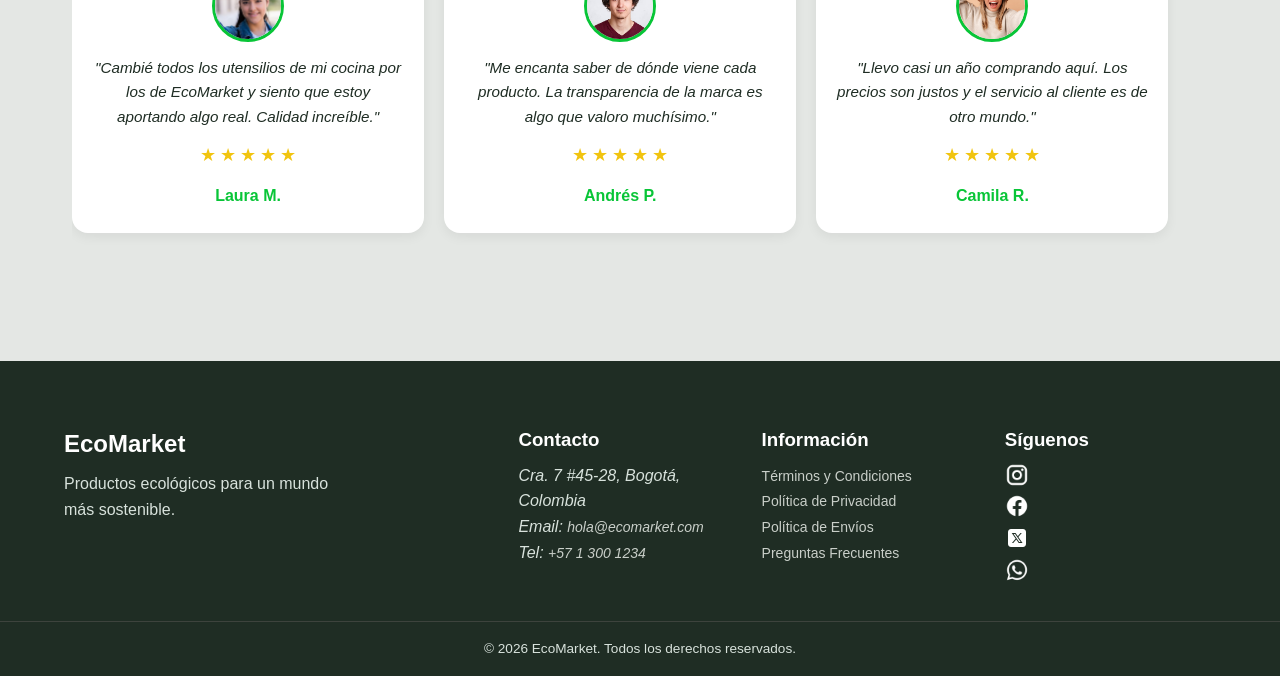
<file: views/sobre-nosotros.html>
<!DOCTYPE html>
<html lang="es">

<head>
    <meta charset="UTF-8">
    <meta name="viewport" content="width=device-width, initial-scale=1.0">
    <title>EcoMarket - Sobre Nosotros</title>
    <link rel="icon" type="image/svg+xml" href="/img/icons/favicon.svg">
    <link rel="stylesheet" href="../css/main.css">
    <link rel="stylesheet" href="../css/layout.css">
    <link rel="stylesheet" href="../css/components.css">
    <link rel="stylesheet" href="../css/animations.css">
</head>

<body>
    <header class="presentacion">
        <nav class="main-nav">
            <div class="logo-container">
                <img id="logo" src="/img/hero/logo.png" alt="EcoMarket">
            </div>

            <div class="ref-container">
                <a href="/index.html">Inicio</a>
                <a href="/views/productos.html">Catálogo</a>
                <a id="active" href="/views/sobre-nosotros.html">Sobre nosotros</a>
                <a href="/views/contacto.html">Contáctanos</a>
            </div>
        </nav>
    </header>

    <main>
        <section class="about-hero">
            <div class="about-hero-content">
                <h1 class="about-hero-title">Nuestra historia, nuestro propósito</h1>
                <p class="about-hero-desc">
                    Creemos en un consumo consciente, en productos que respetan al planeta
                    y a las personas que los hacen posibles.
                </p>
            </div>
        </section>

        <section class="history">
            <div class="history-container">
                <div class="history-img-wrap">
                    <img src="/img/hero/background.png" alt="Origen de EcoMarket">
                    <h2 class="history-title">EcoMarket</h2>
                    <span class="history-context">¿Cómo nació?</span>
                </div>
                <div class="history-text">
                    <p>
                        EcoMarket nació en 2024 como una pequeña iniciativa entre amigos
                        preocupados por el impacto ambiental del consumo masivo. Lo que
                        empezó como un mercado de fin de semana, hoy es una plataforma
                        que conecta a miles de personas con productos sostenibles.
                    </p>
                    <p>
                        Cada producto en nuestra tienda pasa por un proceso de selección
                        que prioriza materiales reutilizables, comercio justo y cero
                        plásticos de un solo uso.
                    </p>
                </div>
            </div>
        </section>

        <section class="principles">
            <div class="principles-container">
                <h2 class="section-title">Nuestros principios</h2>
                <ul class="principles-list">
                    <li class="principle-item">
                        <span class="principle-icon" aria-hidden="true"></span>
                        <h3 class="principle-title">Sin plástico</h3>
                        <p>Empaques 100% biodegradables o reutilizables, sin excepciones.</p>
                    </li>
                    <li class="principle-item">
                        <span class="principle-icon" aria-hidden="true"></span>
                        <h3 class="principle-title">Comercio justo</h3>
                        <p>Trabajamos directo con productores locales y pagamos precios justos.</p>
                    </li>
                    <li class="principle-item">
                        <span class="principle-icon" aria-hidden="true"></span>
                        <h3 class="principle-title">Materiales nobles</h3>
                        <p>Bambú, acero, vidrio y algodón orgánico. Nada de fast fashion.</p>
                    </li>
                    <li class="principle-item">
                        <span class="principle-icon" aria-hidden="true"></span>
                        <h3 class="principle-title">Cero residuos</h3>
                        <p>Cada producto está diseñado para durar y reducir la basura diaria.</p>
                    </li>
                </ul>
            </div>
        </section>

        <section class="testimonials">
            <div class="testimonials-container">
                <h2 class="section-title">Lo que dicen nuestros clientes</h2>
                <div class="testimonials-track">
                    <article class="testimonial-card">
                        <div class="testimonial-photo">
                            <img src="/img/customers/customer1.png" alt="Foto de Laura M.">
                        </div>
                        <p class="testimonial-text">
                            "Cambié todos los utensilios de mi cocina por los de EcoMarket
                            y siento que estoy aportando algo real. Calidad increíble."
                        </p>
                        <div class="testimonial-stars" aria-label="5 estrellas">
                            <span></span><span></span><span></span><span></span><span></span>
                        </div>
                        <p class="testimonial-author">Laura M.</p>
                    </article>

                    <article class="testimonial-card">
                        <div class="testimonial-photo">
                            <img src="/img/customers/customer2.png" alt="Foto de Andrés P.">
                        </div>
                        <p class="testimonial-text">
                            "Me encanta saber de dónde viene cada producto. La transparencia
                            de la marca es algo que valoro muchísimo."
                        </p>
                        <div class="testimonial-stars" aria-label="5 estrellas">
                            <span></span><span></span><span></span><span></span><span></span>
                        </div>
                        <p class="testimonial-author">Andrés P.</p>
                    </article>

                    <article class="testimonial-card">
                        <div class="testimonial-photo">
                            <img src="/img/customers/customer3.png" alt="Foto de Camila R.">
                        </div>
                        <p class="testimonial-text">
                            "Llevo casi un año comprando aquí. Los precios son justos y
                            el servicio al cliente es de otro mundo."
                        </p>
                        <div class="testimonial-stars" aria-label="5 estrellas">
                            <span></span><span></span><span></span><span></span><span></span>
                        </div>
                        <p class="testimonial-author">Camila R.</p>
                    </article>
                </div>
            </div>
        </section>
    </main>

    <footer class="site-footer">
        <div class="footer-container">
            <div class="footer-section footer-brand">
                <h2 class="footer-title">EcoMarket</h2>
                <p class="footer-tagline">
                    Productos ecológicos para un mundo más sostenible.
                </p>
            </div>
            <div class="footer-section">
                <h3 class="footer-title">Contacto</h3>
                <address class="footer-contact">
                    <p>Cra. 7 #45-28, Bogotá, Colombia</p>
                    <p>Email: <a href="mailto:hola@ecomarket.com">hola@ecomarket.com</a></p>
                    <p>Tel: <a href="tel:+5713001234">+57 1 300 1234</a></p>
                </address>
            </div>

            <div class="footer-section">
                <h3 class="footer-title">Información</h3>
                <ul class="footer-links">
                    <li><a href="#">Términos y Condiciones</a></li>
                    <li><a href="#">Política de Privacidad</a></li>
                    <li><a href="#">Política de Envíos</a></li>
                    <li><a href="#">Preguntas Frecuentes</a></li>
                </ul>
            </div>

            <div class="footer-section">
                <h3 class="footer-title">Síguenos</h3>
                <ul class="social-links" aria-label="Redes sociales">
                    <li>
                        <a href="#" aria-label="Síguenos en Instagram" class="social-link">
                            <img src="/img/icons/instagram.png" alt="" aria-hidden="true">
                        </a>
                    </li>
                    <li>
                        <a href="#" aria-label="Síguenos en Facebook" class="social-link">
                            <img src="/img/icons/facebook.png" alt="" aria-hidden="true">
                        </a>
                    </li>
                    <li>
                        <a href="#" aria-label="Síguenos en X" class="social-link">
                            <img src="/img/icons/x.png" alt="" aria-hidden="true">
                        </a>
                    </li>
                    <li>
                        <a href="#" aria-label="Escríbenos por WhatsApp" class="social-link">
                            <img src="/img/icons/whatsapp.png" alt="" aria-hidden="true">
                        </a>
                    </li>
                </ul>
            </div>
        </div>

        <div class="footer-bottom">
            <p>&copy; 2026 EcoMarket. Todos los derechos reservados.</p>
        </div>
    </footer>
</body>

</html>
</file>
<file: css/main.css>
:root {
    --color-text: #1f2d24;
    --font-family-base: -apple-system, BlinkMacSystemFont, "Segoe UI",
        Roboto, "Helvetica Neue", Arial, sans-serif;
    --font-family-heading: var(--font-family-base);
    --color-btn-hvr: #08c537;
    --color-bg: hsl(120, 5%, 90%)
}

* {
    margin: 0;
    padding: 0;
    box-sizing: border-box;
}

html {
    scroll-behavior: smooth;
}

body {
    margin: 0;
    padding: 0;
    width: 100%;
    min-height: 100vh;
    font-family: var(--font-family-base);
    font-size: 1rem;
    line-height: 1.6;
    color: var(--color-text);
    background-color: var(--color-bg);
    -webkit-font-smoothing: antialiased;
    -moz-osx-font-smoothing: grayscale;
}
</file>
<file: css/layout.css>
/*LAYOUT - Mobile First*/


/*COMÚN*/

.presentacion {
    color: white;
    font-size: 1rem;
    width: 100%;
    position: sticky;
    top: 0;
    z-index: 1000;
    background-color: white;
}

.main-nav {
    display: grid;
    grid-template-columns: 1fr;
    grid-template-areas:
        "logo"
        "ref";
    border-bottom: 1px solid #e0e0e0;
    width: 100%;
    min-height: 5rem;
    background-color: white;
}

.logo-container {
    grid-area: logo;
    display: flex;
    align-items: center;
    height: 100%;
}

.ref-container {
    width: 100vw;
    position: fixed;
    bottom: 0;
    background-color: white;
    grid-area: ref;
    display: flex;
    flex-wrap: wrap;
    align-items: center;
    gap: 1rem;
    border-top: 1px solid #e0e0e0;
    mix-blend-mode: multiply;
    justify-content: center;
}

.hero,
.about-hero,
.contact-intro {
    width: 100%;
    display: flex;
    flex-direction: column;
    justify-content: center;
    align-items: center;
    text-align: center;
    color: white;
    background-image: linear-gradient(135deg,
            rgba(15, 40, 25, 0.55) 0%,
            rgba(39, 174, 96, 0.45) 100%), url(../img/hero/background.png);
    background-size: cover;
    background-position: center;
    background-repeat: no-repeat;
}

.hero-content,
.about-hero-content {
    display: flex;
    flex-direction: column;
    align-items: center;
    gap: 1rem;
    max-width: 100ch;
}

.site-footer {
    margin-top: 4rem;
    color: #d8e2dc;
    background-color: var(--color-text);
}

.footer-container {
    display: grid;
    grid-template-columns: 1fr;
    gap: 2rem;
    width: 100%;
    max-width: 1200px;
    margin-inline: auto;
    padding: 3rem 1rem 2rem;
}

.footer-section {
    display: flex;
    flex-direction: column;
    gap: 0.5rem;
}

.footer-section li {
    list-style: none;
}

.footer-brand {
    max-width: 30ch;
}

.footer-bottom {
    text-align: center;
    padding: 1rem;
    font-size: 0.85rem;
    border-top: 1px solid hsl(120, 5%, 25%);
}


/*index.html*/

.hero {
    min-height: 70vh;
    padding: 2rem 1rem;
}

.products {
    width: 100%;
    padding-block: 2rem;
}

.product-container {
    width: 100%;
    max-width: 1200px;
    margin-inline: auto;
}

.category {
    display: flex;
    flex-direction: column;
    gap: 1rem;
}

.card-container {
    display: grid;
    grid-template-columns: 1fr;
    padding-inline: 1rem;
    gap: 1.5rem;
}


/*productos.html*/

.catalog {
    display: grid;
    grid-template-columns: 1fr;
    gap: 1.5rem;
    max-width: 1400px;
    margin-inline: auto;
    padding: 1.5rem 1rem;
}

.catalog-main {
    display: flex;
    flex-direction: column;
    gap: 1.25rem;
}

.catalog-grid {
    display: grid;
    grid-template-columns: 1fr;
    gap: 1.25rem;
}


/*sobre-nosotros.html*/

.about-hero {
    min-height: 40vh;
    padding: 3rem 1rem;
}

.history {
    width: 100%;
    padding-block: 3rem;
}

.history-container {
    display: flex;
    flex-direction: column;
    gap: 1.5rem;
    max-width: 1200px;
    margin-inline: auto;
    padding-inline: 1rem;
    align-items: center;
}

.history-text {
    display: flex;
    flex-direction: column;
    gap: 1rem;
    max-width: 60ch;
}

.principles {
    width: 100%;
    padding-block: 3rem;
    background-color: white;
}

.principles-container {
    max-width: 1200px;
    margin-inline: auto;
    padding-inline: 1rem;
    text-align: center;
}

.principles-list {
    list-style: none;
    display: grid;
    grid-template-columns: 1fr;
    gap: 1rem;
    margin-top: 1.5rem;
}

.testimonials {
    width: 100%;
    padding-block: 3rem;
    overflow-x: hidden;
}

.testimonials-container {
    max-width: 1200px;
    margin-inline: auto;
    padding-inline: 1rem;
    text-align: center;
}

.testimonials-track {
    display: flex;
    gap: 1.25rem;
    margin-top: 1.5rem;
    overflow-x: auto;
    scroll-snap-type: x mandatory;
    padding-bottom: 1rem;
}


/*contacto.html*/

.contact-intro {
    min-height: 90vh;
    gap: 1.5rem;
    padding: 3rem 1rem;
}

.contact-intro-questions {
    display: flex;
    flex-direction: column;
    gap: 1.25rem;
    width: 100%;
    max-width: 1000px;
    align-items: center;
}

.contact-question {
    display: flex;
    flex-direction: column;
    align-items: center;
    gap: 0.5rem;
}

.contact-body {
    width: 100%;
    padding-block: 3rem;
    display: none;
}

.contact-body:target {
    display: block;
    animation: fadeIn 0.5s ease-out;
}

.contact-body-container {
    display: grid;
    grid-template-columns: 1fr;
    gap: 2rem;
    max-width: 1200px;
    margin-inline: auto;
    padding-inline: 1rem;
}


/*Tablet (>=720px)*/
@media (min-width: 720px) {
    .presentacion {
        font-size: 1.1rem;
    }

    .main-nav {
        grid-template-columns: auto 1fr;
        grid-template-areas: "logo ref";
        padding: 0.5rem 0rem;
        height: auto;
        justify-content: space-between;
    }

    .logo-container {
        height: 100%;
    }

    .ref-container {
        gap: 1rem;
        justify-content: center;
        position: static;
        border: none;
        width: auto;
    }

    .main-nav hr {
        display: inline-block;
        border: none;
        width: 0.0625rem;
        height: 1.2rem;
        background-color: #999;
        margin: 0 0.25rem;
        vertical-align: middle;
    }

    .hero {
        min-height: 80vh;
        padding: 3rem 2rem;
    }

    .about-hero {
        min-height: 50vh;
        padding: 4rem 2rem;
    }

    .contact-intro {
        padding: 4rem 2rem;
        gap: 2rem;
    }

    .card-container,
    .catalog-grid {
        grid-template-columns: repeat(2, 1fr);
        padding-inline: 2rem;
    }

    .catalog {
        padding: 2rem 1.5rem;
    }

    .footer-container {
        grid-template-columns: repeat(2, 1fr);
        padding: 4rem 1.5rem 2rem;
    }

    .principles-list {
        grid-template-columns: repeat(2, 1fr);
        gap: 1.5rem;
    }

    .history-container,
    .principles-container,
    .testimonials-container,
    .contact-body-container {
        padding-inline: 2rem;
    }
}


/*Desktop (>=1024px)*/
@media (min-width: 1024px) {
    .main-nav {
        padding: 0.5rem 3rem;
        height: auto;
    }

    .ref-container {
        grid-area: ref;
        display: flex;
        flex-wrap: wrap;
        align-items: center;
        mix-blend-mode: normal;
        gap: 4rem;
    }

    .card-container {
        grid-template-columns: repeat(4, 1fr);
    }

    .catalog {
        grid-template-columns: 260px 1fr;
    }

    .catalog-grid {
        grid-template-columns: repeat(4, 1fr);
    }

    .footer-container {
        grid-template-columns: 2fr 1fr 1fr 1fr;
    }

    .history-container {
        flex-direction: row;
        align-items: center;
        gap: 4rem;
    }

    .principles-list {
        grid-template-columns: repeat(4, 1fr);
    }

    .contact-body-container {
        grid-template-columns: 3fr 2fr;
        align-items: start;
    }
}
</file>
<file: css/components.css>
/* Mobile First */


/* COSAS EN COMÚN */

/* Nav */
#logo {
    padding-inline-start: 3rem;
    height: 100%;
    max-height: fit-content;
    width: 15rem;
    object-fit: contain;
}

.ref-container a {
    padding-block: 1.5rem;
    font-size: 0.8rem;
    color: var(--color-text);
    text-decoration: none;
    white-space: nowrap;
}

.ref-container a:hover {
    color: var(--color-btn-hvr);
}

.ref-container #active {
    color: hsl(120, 100%, 40%);
    text-decoration: underline;
    text-underline-offset: 0.4rem;
}

#active:hover::after {
    animation: none;
}

/* Heros de página*/
.about-hero-title,
.contact-intro-title {
    font-size: 1.8rem;
    font-weight: bolder;
    text-shadow: 0.125rem 0.125rem 0.3125rem rgb(28, 137, 57);
    line-height: 1.3;
}

.contact-intro-title {
    max-width: 20ch;
}

.about-hero-desc,
.contact-intro-desc {
    font-size: 1rem;
}

.contact-intro-desc {
    max-width: 40ch;
}

.section-title {
    color: var(--color-btn-hvr);
    font-size: 1.4rem;
    margin-bottom: 0.5rem;
}

.category-title {
    color: var(--color-btn-hvr);
    font-size: 1.3rem;
}

/* Cards base*/
.card {
    border-radius: 0.5rem;
    overflow: hidden;
    background-color: white;
    transition: transform 0.3s ease, box-shadow 0.3s ease;
}

.card:hover {
    transform: translateY(-8px);
    box-shadow: 0 12px 24px rgba(8, 197, 55, 0.18);
}

.card-img-wrap {
    width: 100%;
    position: relative;
}

.card img {
    display: block;
    width: 100%;
    aspect-ratio: 4/3;
    object-fit: cover;
}

.card-info {
    display: flex;
    flex-direction: column;
    gap: 0.4rem;
    padding: 1rem;
}

.card-info h3 {
    font-size: 1.05rem;
    color: var(--color-text);
}

.card-info p {
    font-size: 0.9rem;
    color: hsl(120, 5%, 35%);
}

.precio {
    position: relative;
    font-weight: bold;
    color: var(--color-btn-hvr);
    z-index: 10;
}

.footer-section a {
    position: relative;
    color: hsl(120, 5%, 80%);
    text-decoration: none;
    font-size: 0.875rem;
}

.footer-section a:hover {
    color: hsl(120, 50%, 70%);
}

.footer-section a:hover::after,
.ref-container a:hover::after {
    content: "";
    position: absolute;
    height: 1rem;
    width: 0.1rem;
    left: 0%;
    top: 17%;
    border-bottom: 0.1rem solid hsl(120, 50%, 60%);
    animation: movingline 0.5s ease forwards;
}

.ref-container a:hover::after {
    top: 10%;
}

.footer-title {
    color: white;
}

.social-link img {
    width: 1.5rem;
    height: 1.5rem;
    object-fit: contain;
    filter: invert(1);
    transition: transform 0.25s ease, filter 0.25s ease;
}

.social-link:hover img {
    transform: scale(1.2);
    filter: invert(72%) sepia(35%) saturate(680%) hue-rotate(75deg) brightness(92%);
}

.social-link:hover::after {
    content: none;
}


/*index.html*/

#titulo {
    font-weight: bolder;
    font-size: 2rem;
    line-height: 1.3;
}

.hero-desc {
    display: flex;
    flex-direction: column;
    align-items: center;
    gap: 1.25rem;
}

.hero-desc p {
    max-width: 70ch;
    font-size: 1rem;
}

.cta-button {
    position: relative;
    display: inline-block;
    color: var(--color-btn-hvr);
    padding: 0.8rem 1.5rem;
    background-color: white;
    border-radius: 1rem;
    border: 1px solid hsl(120, 100%, 40%);
    outline: 3px solid hsl(120, 100%, 40%);
    outline-offset: 0.14rem;
    text-decoration: none;
    font-weight: bold;
}

.cta-button:hover {
    animation: bigsmall 1.5s infinite;
}

.cta-button:active {
    animation: none;
    transform: translateY(2px) scale(0.95);
    box-shadow: 3px 3px 5px 5px hsl(120, 100%, 30%);
}

.cta-button::before {
    content: "";
    position: absolute;
    height: 4rem;
    width: 8rem;
    left: 50%;
    top: 50%;
    border-radius: 5rem;
    border: 3px solid rgba(0, 255, 0, 0.5);
    opacity: 0;
}

.cta-button:focus::before {
    animation: pulse 0.3s ease-out;
}

.card-button {
    align-self: flex-start;
    margin-top: 0.4rem;
    color: white;
    background-color: var(--color-btn-hvr);
    padding: 0.5rem 1rem;
    border-radius: 0.5rem;
    text-decoration: none;
    font-size: 0.9rem;
    font-weight: bold;
    transition: background-color 0.2s ease, transform 0.2s ease;
}

.card-button:hover {
    background-color: hsl(120, 100%, 35%);
    transform: scale(1.05);
}

.card-tag {
    position: absolute;
    top: 0;
    right: 0;
    display: flex;
    align-items: center;
    z-index: 2;
}

.card-tag-text {
    padding: 0.05rem 0.5rem;
    background: linear-gradient(to right,
            rgba(255, 0, 127, 0.95),
            rgba(127, 0, 255, 0.85),
            rgba(0, 240, 255, 0.9),
            rgba(255, 0, 127, 0.95));
    background-size: 200%;
    -webkit-background-clip: text;
    background-clip: text;
    color: transparent;
    font-weight: bold;
    z-index: 2;
    border-radius: 1rem;
    animation: rainbowTag 3s linear infinite;
}

.card-tag-bg {
    position: absolute;
    inset: 0;
    background: rgba(0, 0, 0, 0.7);
    border-radius: 0.4rem;
    z-index: 1;
}

/* Flash Sale banner */
.flash-sale-banner {
    background: linear-gradient(135deg, #dc2626 0%, #f97316 100%);
    color: white;
    padding: 1rem 1.25rem;
    box-shadow: 0 2px 12px rgba(220, 38, 38, 0.25);
}

.flash-sale-content {
    display: flex;
    flex-direction: column;
    align-items: center;
    gap: 1rem;
    max-width: 1200px;
    margin-inline: auto;
    text-align: center;
}

.flash-sale-text {
    display: flex;
    flex-direction: column;
    gap: 0.25rem;
}

.flash-sale-title {
    font-size: 1.4rem;
    font-weight: 900;
    letter-spacing: 0.04em;
    display: flex;
    align-items: center;
    justify-content: center;
    gap: 0.4rem;
}

.flash-sale-icon {
    font-size: 1.6rem;
    animation: bigsmall 1.2s ease-in-out infinite;
}

.flash-sale-msg {
    font-size: 0.95rem;
    font-weight: 500;
    opacity: 0.95;
}

/* Counter */
.counter {
    display: flex;
    align-items: center;
    gap: 0.5rem;
    background-color: rgba(0, 0, 0, 0.18);
    border-radius: 0.6rem;
    padding: 0.75rem 1.25rem;
}

.counter>div:not(.counter_dias):not(.counter_horas):not(.counter_minutos) {
    font-size: 2rem;
    font-weight: 700;
    color: rgba(255, 255, 255, 0.7);
    align-self: flex-start;
    margin-top: 0.6rem;
}

.counter_dias,
.counter_horas,
.counter_minutos {
    display: flex;
    flex-direction: column;
    align-items: center;
    gap: 0.5rem;
}

.counter_dias::after,
.counter_horas::after,
.counter_minutos::after {
    width: 75px;
    height: 75px;
    display: flex;
    justify-content: center;
    align-items: center;
    background: #fff;
    border-radius: 14px;
    font-size: 2.1rem;
    font-weight: 700;
    color: #1f2937;
    box-shadow:
        0 5px 0 #3ecf6d,
        0 8px 18px rgba(0, 0, 0, 0.1);
}

.counter_dias::before,
.counter_horas::before,
.counter_minutos::before {
    order: 2;
    font-size: 0.7rem;
    font-weight: 500;
    text-transform: uppercase;
    letter-spacing: 0.08em;
    color: rgba(255, 255, 255, 0.75);
}

.counter_dias::before {
    content: "días";
}

.counter_horas::before {
    content: "horas";
}

.counter_minutos::before {
    content: "minutos";
}

.counter_dias {
    counter-reset: contador1 var(--contadorDias);
    animation: contar_d 172800s linear forwards;
    animation-iteration-count: 1;
    animation-delay: 1s;
}

.counter_dias::after {
    content: counter(contador1, decimal-leading-zero);
}

.counter_horas {
    counter-reset: contador2 var(--contadorHoras);
    animation: contar_h 86400s steps(24) forwards;
    animation-iteration-count: 2;
    animation-delay: 1s;
}

.counter_horas::after {
    content: counter(contador2, decimal-leading-zero);
}

.counter_minutos {
    counter-reset: contador3 var(--contadorMinutos);
    animation: contar_m 3600s steps(60) forwards;
    animation-iteration-count: 2880;
    animation-delay: 1s;
}

.counter_minutos::after {
    content: counter(contador3, decimal-leading-zero);
}

.flash-sale-cta {
    display: inline-block;
    background-color: white;
    color: #dc2626;
    padding: 0.75rem 1.75rem;
    border-radius: 0.6rem;
    font-weight: bolder;
    text-decoration: none;
    box-shadow: 0 4px 12px rgba(0, 0, 0, 0.2);
    transition: transform 0.2s ease, box-shadow 0.2s ease;
}

.flash-sale-cta:hover {
    transform: translateY(-2px) scale(1.05);
    box-shadow: 0 6px 16px rgba(0, 0, 0, 0.3);
}


/*productos.html*/

.card-stock {
    position: absolute;
    top: 0.5rem;
    left: 0.5rem;
    padding: 0.2rem 0.6rem;
    border-radius: 1rem;
    font-size: 0.75rem;
    font-weight: bold;
    color: white;
    z-index: 2;
}

.card-stock.in-stock {
    background-color: var(--color-btn-hvr);
}

.card-stock.out-stock {
    background-color: #e74c3c;
}

.card-header {
    display: flex;
    align-items: flex-start;
    justify-content: space-between;
    gap: 0.6rem;
}

.card-header h3 {
    font-size: 1.05rem;
    color: var(--color-text);
    line-height: 1.3;
    flex: 1;
}

.card-fav {
    position: relative;
    display: flex;
    align-items: center;
    justify-content: center;
    flex-shrink: 0;
    width: 2.1rem;
    height: 2.1rem;
    border-radius: 50%;
    background-color: hsl(120, 5%, 92%);
    color: #9aa0a3;
    cursor: pointer;
    font-size: 1.1rem;
    line-height: 1;
    transition: transform 0.2s ease, color 0.2s ease, background-color 0.2s ease, box-shadow 0.2s ease;
}

.card-fav-toggle {
    position: absolute;
    width: 1px;
    height: 1px;
    opacity: 0;
    pointer-events: none;
}

.card-fav:hover {
    transform: scale(1.12);
    background-color: white;
    color: #e74c3c;
    box-shadow: 0 2px 8px rgba(231, 76, 60, 0.25);
}

.card-fav:has(.card-fav-toggle:checked) {
    color: #e74c3c;
    background-color: white;
    box-shadow: 0 2px 8px rgba(231, 76, 60, 0.3);
    animation: bigsmall 0.4s ease;
}

.card-fav:has(.card-fav-toggle:focus-visible) {
    outline: 2px solid var(--color-btn-hvr);
    outline-offset: 2px;
}

.product-tag {
    position: absolute;
    top: 0.5rem;
    right: 0.5rem;
    padding: 0.25rem 0.85rem;
    border-radius: 1rem;
    font-size: 0.78rem;
    font-weight: bold;
    color: white;
    letter-spacing: 0.02em;
    background-color: #555;
    box-shadow: 0 2px 6px rgba(0, 0, 0, 0.18);
    z-index: 2;
}

.card[data-category="hogar"] .product-tag {
    background-color: #a0522d;
}

.card[data-category="moda"] .product-tag {
    background-color: #7e3a8a;
}

.card[data-category="cuidado-personal"] .product-tag {
    background-color: #0d9488;
}

.card[data-category="alimentos"] .product-tag {
    background-color: #c2410c;
}

.filters {
    background-color: white;
    border-radius: 1rem;
    padding: 1.25rem;
    box-shadow: 0 4px 12px rgba(0, 0, 0, 0.05);
    display: flex;
    flex-direction: column;
    gap: 1.25rem;
}

.filters-block {
    display: flex;
    flex-direction: column;
    gap: 0.5rem;
}

.filters-title {
    color: var(--color-btn-hvr);
    font-size: 1rem;
    border-bottom: 2px solid var(--color-bg);
    padding-bottom: 0.4rem;
}

.filters-list {
    list-style: none;
    display: flex;
    flex-direction: column;
    gap: 0.4rem;
}

.filters-list label {
    display: flex;
    align-items: center;
    gap: 0.5rem;
    cursor: pointer;
    font-size: 0.9rem;
    transition: color 0.2s ease;
}

.filters-list label:hover {
    color: var(--color-btn-hvr);
}

.filters-list input[type="checkbox"] {
    accent-color: var(--color-btn-hvr);
    width: 1rem;
    height: 1rem;
}

.catalog:has(.filter-cat:checked):not(:has(#filter-hogar:checked)) .card[data-category="hogar"],
.catalog:has(.filter-cat:checked):not(:has(#filter-moda:checked)) .card[data-category="moda"],
.catalog:has(.filter-cat:checked):not(:has(#filter-cuidado:checked)) .card[data-category="cuidado-personal"],
.catalog:has(.filter-cat:checked):not(:has(#filter-alimentos:checked)) .card[data-category="alimentos"],
.catalog:has(.filter-price:checked):not(:has(#price-low:checked)) .card[data-price="price-low"],
.catalog:has(.filter-price:checked):not(:has(#price-mid:checked)) .card[data-price="price-mid"],
.catalog:has(.filter-price:checked):not(:has(#price-high:checked)) .card[data-price="price-high"],
.catalog:has(.filter-price:checked):not(:has(#price-premium:checked)) .card[data-price="price-premium"],
.catalog:has(.filter-stock:checked):not(:has(#filter-instock:checked)) .card[data-stock="in"],
.catalog:has(.filter-stock:checked):not(:has(#filter-outstock:checked)) .card[data-stock="out"] {
    display: none;
}

.cat-anchor {
    position: absolute;
    width: 0;
    height: 0;
    opacity: 0;
    pointer-events: none;
}

.catalog:has(#cat-hogar:target):not(:has(.filters input:checked)) .card:not([data-category="hogar"]),
.catalog:has(#cat-moda:target):not(:has(.filters input:checked)) .card:not([data-category="moda"]),
.catalog:has(#cat-cuidado-personal:target):not(:has(.filters input:checked)) .card:not([data-category="cuidado-personal"]),
.catalog:has(#cat-alimentos:target):not(:has(.filters input:checked)) .card:not([data-category="alimentos"]) {
    display: none;
}

/* Flash Sale: overlay sobre la imagen + precio con descuento.
   Se quita la overlay al hacer hover para revelar la card normal. */
.flash-sale-overlay {
    position: absolute;
    inset: 0;
    z-index: 5;
    display: flex;
    flex-direction: column;
    align-items: center;
    justify-content: center;
    color: white;
    text-align: center;
    transition: opacity 0.35s ease;
    width: 100%;
    height: 100%;
}

.flash-sale-upper {
    padding: 0.2rem 0.2rem;
    display: flex;
    gap: 1.5rem;
    position: absolute;
    top: 0;
    width: 100%;
    height: 20%;
    background: linear-gradient(135deg, #dc2626 0%, #f97316 100%);
}

.flash-sale-overlay-icon {
    font-size: 1.3rem;
    animation: bigsmall 1.2s ease-in-out infinite;
    justify-content: center;
    object-fit: contain;
}

.flash-sale-overlay-text {
    font-size: 1.2rem;
    font-weight: bolder;
    letter-spacing: 0.08em;
    flex-wrap: nowrap;
    white-space: nowrap;
}

.flash-sale-lower {
    display: flex;
    justify-content: center;
    position: absolute;
    bottom: 0;
    width: 100%;
    height: 15%;
    background: linear-gradient(135deg, #dc2626 0%, #f97316 100%);
}

.flash-sale-overlay-discount {
    font-size: 1.6rem;
    font-weight: 900;
    line-height: 1;
    text-shadow: 0 2px 4px rgba(0, 0, 0, 0.2);
}

.card.flash-sale:hover .flash-sale-overlay {
    opacity: 0;
    pointer-events: none;
}

.precio-original {
    color: hsl(120, 5%, 45%);
    text-decoration: line-through;
    font-weight: normal;
    font-size: 0.9em;
    margin-right: 0.4rem;
}

.precio-flash {
    color: #dc2626;
    font-weight: bolder;
}


/*sobre-nosotros.html*/

.principle-item {
    background-color: var(--color-bg);
    padding: 1.25rem;
    border-radius: 0.75rem;
    display: flex;
    flex-direction: column;
    gap: 0.5rem;
    align-items: center;
    text-align: center;
    border: 1px solid transparent;
    transition: transform 0.3s ease, border-color 0.3s ease, box-shadow 0.3s ease;
}

.principle-item:hover {
    transform: translateY(-6px);
    border-color: var(--color-btn-hvr);
    box-shadow: 0 8px 20px rgba(8, 197, 55, 0.15);
}

.principle-icon {
    width: 3rem;
    height: 3rem;
    border-radius: 50%;
    background: linear-gradient(135deg, #2ecc71, #27ae60);
}

.principle-title {
    color: var(--color-text);
    font-size: 1.05rem;
}

.testimonial-card {
    flex: 0 0 85%;
    scroll-snap-align: center;
    background-color: white;
    padding: 1.5rem 1.25rem;
    border-radius: 1rem;
    display: flex;
    flex-direction: column;
    align-items: center;
    gap: 0.9rem;
    box-shadow: 0 4px 12px rgba(0, 0, 0, 0.06);
    transition: transform 0.4s ease, box-shadow 0.4s ease;
}

.testimonial-card:hover {
    transform: translateY(-8px) scale(1.02);
    box-shadow: 0 10px 25px rgba(8, 197, 55, 0.2);
}

.testimonial-photo {
    width: 4.5rem;
    height: 4.5rem;
    border-radius: 50%;
    overflow: hidden;
    border: 3px solid var(--color-btn-hvr);
}

.testimonial-photo img {
    width: 100%;
    height: 100%;
    object-fit: cover;
}

.testimonial-text {
    font-style: italic;
    max-width: 45ch;
    color: var(--color-text);
    font-size: 0.95rem;
}

.testimonial-stars {
    display: flex;
    gap: 0.25rem;
}

.testimonial-stars span::before {
    content: "★";
    color: #f1c40f;
    font-size: 1.1rem;
    line-height: 1;
}

.testimonial-author {
    font-weight: bold;
    color: var(--color-btn-hvr);
}

.history-img-wrap {
    position: relative;
    width: 100%;
    max-width: 500px;
    border-radius: 1rem;
    overflow: hidden;
    box-shadow: 0 4px 20px rgba(0, 0, 0, 0.1);
}

.history-img-wrap img {
    width: 100%;
    height: 100%;
    object-fit: cover;
    aspect-ratio: 4/3;
}

.history-title {
    font-size: 3rem;
    position: absolute;
    width: 0;
    top: 27%;
    left: 14%;
    color: hsl(120, 100%, 30%);
    overflow: hidden;
    white-space: nowrap;
    animation: typing 2s steps(40) forwards 3.5s;
}

.history-context {
    width: 0;
    font-size: 1.8rem;
    position: absolute;
    bottom: 25%;
    left: 22%;
    color: hsl(120, 100%, 40%);
    overflow: hidden;
    white-space: nowrap;
    animation: typing 2s steps(40) forwards 5.5s;
}

.history-text p {
    font-size: 1.2rem;
}

/*contacto.html*/

.contact-intro-line {
    display: block;
    width: 0.18rem;
    height: 0;
    background: linear-gradient(to bottom, white, var(--color-btn-hvr));
    border-radius: 1rem;
    transform-origin: top;
}

.contact-intro:hover .contact-intro-line {
    animation: drawLine 0.7s ease-out forwards;
    animation-delay: var(--line-delay, 0s);
}

.contact-intro-button {
    display: inline-block;
    color: var(--color-btn-hvr);
    padding: 0.8rem 1.75rem;
    background-color: white;
    border-radius: 1rem;
    border: 1px solid hsl(120, 100%, 40%);
    text-decoration: none;
    font-weight: bold;
}

.contact-form {
    display: flex;
    flex-direction: column;
    gap: 1rem;
    background-color: white;
    padding: 1.5rem;
    border-radius: 1rem;
    box-shadow: 0 4px 16px rgba(0, 0, 0, 0.06);
}

.form-field {
    display: flex;
    flex-direction: column;
    gap: 0.4rem;
}

.form-label {
    font-weight: bold;
    color: var(--color-text);
    font-size: 0.95rem;
}

.contact-form input,
.contact-form textarea {
    width: 100%;
    padding: 0.65rem 0.85rem;
    border: 2px solid #e74c3c;
    border-radius: 0.5rem;
    font-family: inherit;
    font-size: 1rem;
    color: var(--color-text);
    background-color: var(--color-bg);
    box-shadow: 0 0 0 3px rgba(231, 76, 60, 0.12);
    transition: border-color 0.3s ease, box-shadow 0.3s ease;
}

.contact-form input:valid,
.contact-form textarea:valid {
    border-color: #2ecc71;
    box-shadow: 0 0 0 3px rgba(46, 204, 113, 0.15);
}

.contact-form input:focus,
.contact-form textarea:focus {
    outline: none;
    border-color: #2ecc71;
    box-shadow: 0 0 0 3px rgba(46, 204, 113, 0.2);
}

.form-submit {
    align-self: flex-start;
    color: white;
    background-color: var(--color-btn-hvr);
    padding: 0.8rem 1.75rem;
    border: none;
    border-radius: 0.75rem;
    font-weight: bold;
    cursor: pointer;
    transition: transform 0.2s ease, background-color 0.2s ease;
}

.form-submit:hover {
    background-color: hsl(120, 100%, 35%);
    transform: translateY(-2px);
}

.contact-info {
    display: flex;
    flex-direction: column;
    gap: 1.25rem;
}

.contact-map {
    position: relative;
    width: 100%;
    aspect-ratio: 4/3;
    border-radius: 1rem;
    overflow: hidden;
    background: linear-gradient(135deg, #d8e8d4, #b8d4c8);
    box-shadow: 0 4px 16px rgba(0, 0, 0, 0.08);
}

.contact-map-pin {
    position: absolute;
    top: 45%;
    left: 50%;
    width: 1.4rem;
    height: 1.4rem;
    background-color: #e74c3c;
    border: 3px solid white;
    border-radius: 50%;
    transform: translate(-50%, -100%);
    box-shadow: 0 4px 8px rgba(0, 0, 0, 0.25);
}

.contact-map-pin::after {
    content: "";
    position: absolute;
    top: 100%;
    left: 50%;
    width: 0;
    height: 0;
    border-left: 0.5rem solid transparent;
    border-right: 0.5rem solid transparent;
    border-top: 0.8rem solid #e74c3c;
    transform: translateX(-50%);
}

.contact-map-overlay {
    position: absolute;
    bottom: 1rem;
    left: 1rem;
    background-color: white;
    padding: 0.5rem 0.9rem;
    border-radius: 0.5rem;
    font-size: 0.85rem;
    box-shadow: 0 2px 8px rgba(0, 0, 0, 0.15);
}

.contact-socials {
    list-style: none;
    display: flex;
    gap: 0.75rem;
    flex-wrap: wrap;
}

.contact-social-link {
    display: flex;
    align-items: center;
    justify-content: center;
    width: 2.75rem;
    height: 2.75rem;
    border-radius: 50%;
    background-color: white;
    color: var(--color-btn-hvr);
    font-weight: bold;
    text-decoration: none;
    border: 2px solid var(--color-btn-hvr);
    transition: transform 0.3s ease, background-color 0.3s ease, color 0.3s ease;
}

.contact-social-link:hover {
    transform: scale(1.2);
    background-color: var(--color-btn-hvr);
    color: white;
}

.contact-social-link img {
    width: 1.5rem;
    height: 1.5rem;
    object-fit: contain;
    transition: filter 0.3s ease;
}

.contact-social-link:hover img {
    filter: invert(1);
}


/*Tablet (>=720px)*/
@media (min-width: 720px) {
    .ref-container a {
        font-size: 1.35rem;
    }

    .flash-sale-content {
        flex-direction: row;
        justify-content: space-between;
        text-align: left;
        flex-wrap: wrap;
        gap: 1.5rem;
        padding-inline: 1rem;
    }

    .flash-sale-title {
        font-size: 1.6rem;
        justify-content: flex-start;
    }

    .flash-sale-timer-display {
        font-size: 2.2rem;
    }

    #titulo {
        font-size: 3rem;
    }

    .hero-desc p {
        font-size: 1.15rem;
    }

    .about-hero-title,
    .contact-intro-title {
        font-size: 2.2rem;
    }

    .about-hero-desc,
    .contact-intro-desc {
        font-size: 1.15rem;
    }

    .history-title {
        top: 30%;
        left: 25%;
    }

    .history-context {
        bottom: 34%;
        left: 31%;
    }

    .section-title {
        font-size: 1.75rem;
    }

    .category-title {
        font-size: 1.6rem;
    }

    .cta-button {
        padding: 1rem 2rem;
    }

    .testimonial-card {
        flex: 0 0 45%;
    }

    .contact-form {
        padding: 2rem;
    }
}


/*Desktop (>=1024px)*/
@media (min-width: 1024px) {
    .ref-container a {
        position: relative;
        font-size: 1.25rem;
        color: var(--color-text);
        text-decoration: none;
        white-space: nowrap;
    }

    .ref-container a:hover::after {
        top: 45%;
    }

    #titulo {
        font-size: 4rem;
    }

    .hero-desc {
        padding: 0 4rem;
    }

    .hero-desc p {
        font-size: 1.3rem;
    }

    .about-hero-title {
        font-size: 2.5rem;
    }

    .contact-intro-title {
        font-size: 2.6rem;
    }

    .about-hero-desc {
        font-size: 1.2rem;
    }

    .contact-intro-desc {
        font-size: 1.15rem;
    }

    .section-title {
        font-size: 2rem;
    }

    .filters {
        position: sticky;
        top: 11vh;
        align-self: start;
    }

    .testimonial-card {
        flex: 0 0 31%;
    }
}
</file>
<file: css/animations.css>
@keyframes pulse {
    from {
        transform: translate(-50%, -50%) scale(1);
        opacity: 1;
    }

    to {
        transform: translate(-50%, -50%) scale(4);
        opacity: 0;
    }
}

@keyframes bigsmall {

    0%,
    100% {
        transform: scale(1.05);
    }

    50% {
        transform: scale(1.08);
    }
}

@keyframes movingline {
    from {
        width: 1%;
    }

    to {
        width: 100%;
    }
}

@keyframes drawLine {
    0% {
        height: 0;
        opacity: 0;
    }

    20% {
        opacity: 1;
    }

    100% {
        height: 3rem;
        opacity: 1;
    }
}

@keyframes fadeIn {
    from {
        opacity: 0;
        transform: translateY(20px);
    }

    to {
        opacity: 1;
        transform: translateY(0);
    }
}

@keyframes rainbowTag {
    0% {
        background-position: 0% 50%;
        opacity: 0.9;
    }

    50% {
        background-position: 100% 50%;
        opacity: 1;
    }
}

@keyframes typing {
    from {
        width: 0;
    }

    to {
        width: 100%;
    }
}

@property --contadorDias {
    syntax: "<integer>";
    inherits: false;
    initial-value: 2;
}

@property --contadorHoras {
    syntax: "<integer>";
    inherits: false;
    initial-value: 0;
}

@property --contadorMinutos {
    syntax: "<integer>";
    inherits: false;
    initial-value: 0;
}

@keyframes contar_d {
    from {
        --contadorDias: 1;
    }

    to {
        --contadorDias: 0;
    }
}

@keyframes contar_h {
    from {
        --contadorHoras: 23;
    }

    to {
        --contadorHoras: 0;
    }
}

@keyframes contar_m {
    from {
        --contadorMinutos: 59;
    }

    to {
        --contadorMinutos: 0;
    }
}
</file>
